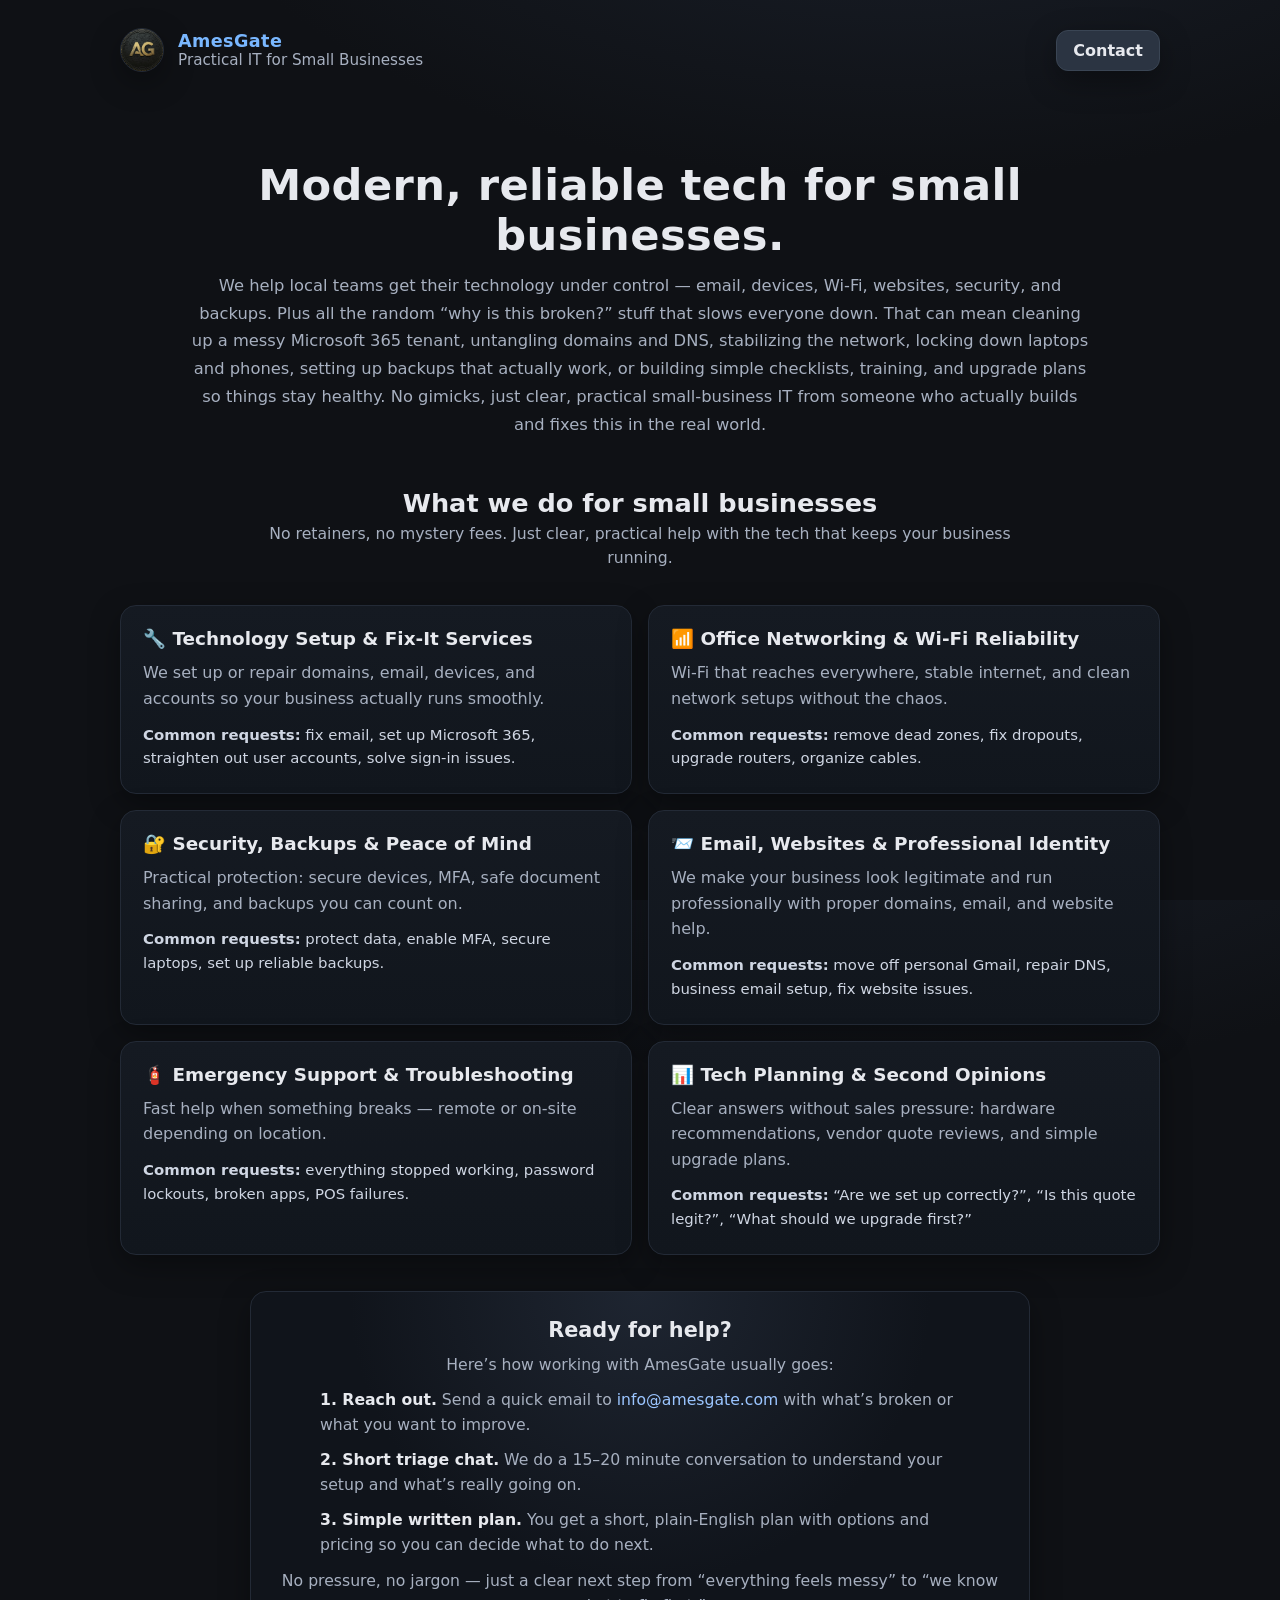
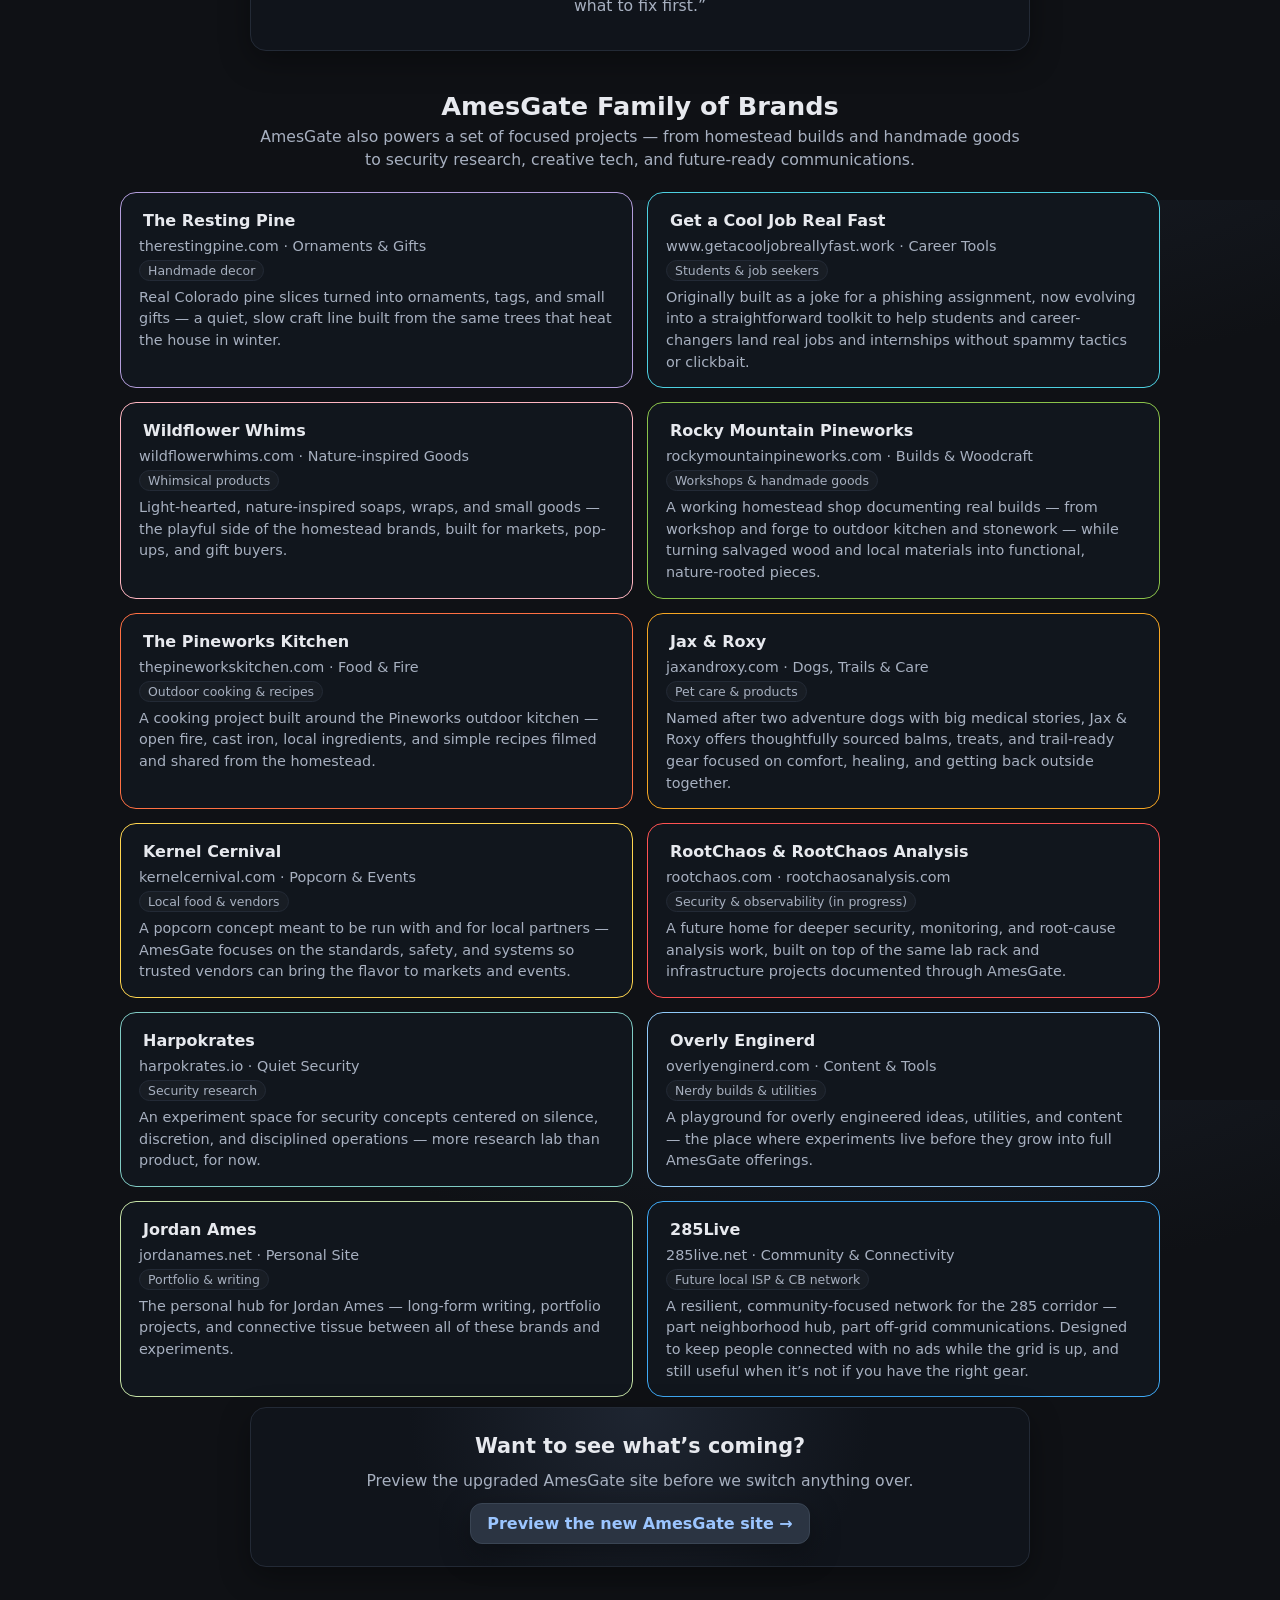
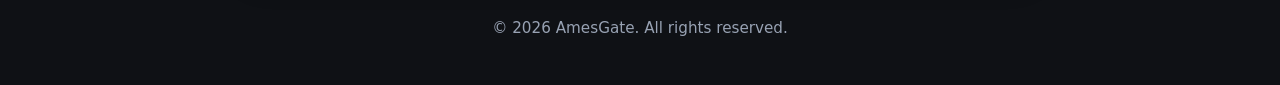
<file: index.html>
<!DOCTYPE html>
<html lang="en">
  <!-- Application Insights -->
  <script type="text/javascript">
    var sdkInstance="appInsightsSDK";window[sdkInstance]="appInsights";var aiName=window[sdkInstance],aisdk=window[aiName]||function(e){function n(e){t[e]=function(){var n=arguments;t.queue.push(function(){t[e].apply(t,n)})}}var t={config:e};t.initialize=!0;var i=document,a=window;setTimeout(function(){var n=i.createElement("script");n.src="https://az416426.vo.msecnd.net/scripts/b/ai.2.min.js",i.getElementsByTagName("head")[0].appendChild(n)});try{t.cookie=i.cookie}catch(e){}t.queue=[],t.version=2;for(var r=["trackEvent","trackPageView","trackException","trackTrace","trackDependencyData","flush"],o=0;o<r.length;o++)n(r[o]);return t}({ connectionString:"InstrumentationKey=79a5e827-b7b9-4ef0-8346-c3719dfacf19;IngestionEndpoint:https://centralus-2.in.applicationinsights.azure.com/;LiveEndpoint:https://centralus.livediagnostics.monitor.azure.com/;ApplicationId:3aaac8e1-3ff8-4c96-97d3-a62385437651" });window[aiName]=aisdk,aisdk.queue&&0===aisdk.queue.length&&aisdk.trackPageView({});
  </script>

<head>
  <meta charset="utf-8" />
  <meta name="viewport" content="width=device-width, initial-scale=1" />
  <title>AmesGate — Practical IT for Small Businesses</title>
  <meta name="description" content="AmesGate helps small businesses get their technology under control — email, domains, Wi-Fi, devices, backups, and everyday IT problems handled without corporate nonsense." />
  <meta property="og:title" content="AmesGate" />
  <meta property="og:description" content="Modern, reliable tech for small businesses — straightforward help with email, devices, Wi-Fi, websites, security, and everyday issues." />
  <meta property="og:type" content="website" />
  <meta property="og:url" content="https://www.amesgate.com/" />
  <meta name="theme-color" content="#0f1115" />
  <link rel="icon" href="/favicon.ico" />

  <style>
    :root{
      --bg:#0f1115;
      --bg2:#141821;
      --text:#e7e9ee;
      --muted:#a7b0c0;
      --accent:#e26d5c;   /* copper/red */
      --accent2:#7ec59b;  /* subtle growth green */
      --card:#151a22;
      --border:#232a36;
      --max:1080px;
      --radius:16px;
      --shadow:0 10px 30px rgba(0,0,0,.35);
    }
    *{box-sizing:border-box}
    html,body{
      margin:0;
      height:100%;
      background:
        radial-gradient(1200px 600px at 70% -20%, #1a202b 0%, var(--bg) 60%),
        linear-gradient(180deg, var(--bg) 0%, var(--bg2) 100%);
      color:var(--text);
      font-family:system-ui,-apple-system,Segoe UI,Roboto,Inter,Arial,sans-serif;
    }
    a{color:#79b7ff;text-decoration:none}
    a:hover{text-decoration:underline}
    .wrap{max-width:var(--max); margin:0 auto; padding:28px 20px}

    header{
      display:flex;
      align-items:center;
      justify-content:space-between;
      gap:16px;
    }
    .brand{display:flex; align-items:center; gap:14px; text-decoration:none}
    .logo{
      width:44px; height:44px; border-radius:999px;
      background:#111;
      border:1px solid var(--border);
      overflow:hidden;
      box-shadow:var(--shadow);
    }
    .logo img{
      width:100%;
      height:100%;
      object-fit:cover;
      display:block;
    }
    .name{font-weight:700; font-size:1.1rem; letter-spacing:.4px}
    .tag{color:var(--muted); font-size:.95rem}

    /* softer slate-grey button */
    .btn{
      display:inline-block; padding:10px 16px;
      border-radius:12px;
      background:#2b3442;
      color:#e7e9ee;
      font-weight:700;
      border:1px solid #3a4554;
      box-shadow:var(--shadow);
    }
    .btn:hover{
      filter:brightness(1.05);
    }

    /* HERO */
    .hero{
      padding:64px 0 40px;
    }
    .hero-inner{
      max-width:900px;
      margin:0 auto;
      text-align:center;
    }
    .hero h1{
      font-size:clamp(2.1rem,3.4vw,2.7rem);
      margin:24px 0 12px;
      letter-spacing:.4px;
      color:var(--text);
    }
    .hero p{
      margin:0;
      line-height:1.7;
      color:var(--muted);
      font-size:1.02rem;
    }

    /* SECTION TITLES */
    .section-title{
      font-size:1.6rem;
      margin:10px 0 4px;
      text-align:center;
    }
    .section-subtitle{
      max-width:780px;
      margin:0 auto 14px;
      text-align:center;
      color:var(--muted);
      line-height:1.5;
      font-size:.98rem;
    }

    /* CARDS / GRID */
    .grid{
      display:grid;
      gap:16px;
      grid-template-columns:repeat(12,1fr);
      margin:36px 0;
    }
    .card{
      grid-column: span 12;
      background:linear-gradient(180deg, var(--card), #11161d);
      border:1px solid var(--border);
      border-radius:var(--radius);
      padding:22px;
      box-shadow:var(--shadow);
    }
    .card h3{
      margin:0 0 10px;
      font-size:1.15rem;
    }
    .card p{
      margin:0;
      color:var(--muted);
      line-height:1.6;
    }
    .card .hint{
      margin-top:12px;
      font-size:.93rem;
      color:#cfd6e3;
    }
    .icon{font-weight:900; color:var(--accent)}

    /* READY FOR HELP STRIP */
    .contact-strip{
      margin:10px 0 40px;
      display:flex;
      justify-content:center;
    }
    .contact-card{
      max-width:780px;
      width:100%;
      padding:26px 26px 22px;
      border-radius:var(--radius);
      border:1px solid var(--border);
      background:radial-gradient(circle at top, #1e2531 0, #10141b 55%);
      box-shadow:var(--shadow);
      text-align:center;
    }
    .contact-card h3{
      margin:0 0 10px;
      font-size:1.3rem;
    }
    .contact-card p{
      margin:4px 0 10px;
      color:var(--muted);
      font-size:.98rem;
      line-height:1.6;
    }
    .contact-steps{
      text-align:left;
      margin:10px auto 8px;
      max-width:640px;
      font-size:.96rem;
      color:var(--muted);
    }
    .contact-steps strong{
      color:var(--text);
    }
    .contact-card a{
      color:#9bc5ff;
    }

    footer{
      margin:52px 0 20px;
      text-align:center;
      color:#98a2b3;
      font-size:.95rem;
    }

    /* FAMILY OF BRANDS */
    .brands{
      margin:40px 0 10px;
    }
    .brands-grid{
      display:grid;
      gap:14px;
      grid-template-columns:repeat(12,1fr);
      margin-top:20px;
    }
    .brand-card{
      grid-column:span 12;
      border-radius:var(--radius);
      border:1px solid var(--border);
      background:#11161d;
      padding:18px 18px 14px;
      display:block;
      color:inherit;
      text-decoration:none;
      transition:border-color 0.15s ease, transform 0.15s ease, box-shadow 0.15s ease;
    }
    .brand-card h4{
      margin:0 0 6px;
      font-size:1rem;
      margin-left:4px; /* slight indent */
    }
    /* subtle themed borders */
    .brand-285live{border-color:#3fa9f5;}
    .brand-jaxroxy{border-color:#f6a623;}
    .brand-pineworks{border-color:#8bc34a;}
    .brand-kitchen{border-color:#ff7043;}
    .brand-resting{border-color:#b39ddb;}
    .brand-wildflower{border-color:#ffb6c1;}
    .brand-getjob{border-color:#4dd0e1;}
    .brand-kernel{border-color:#ffd54f;}
    .brand-rootchaos{border-color:#ff5252;}
    .brand-harpokrates{border-color:#80cbc4;}
    .brand-enginerd{border-color:#90caf9;}
    .brand-jordan{border-color:#c5e1a5;}

    .brand-domain{
      font-size:.9rem;
      color:var(--muted);
      margin-bottom:6px;
      display:inline-block;
    }
    .brand-pill{
      display:inline-block;
      padding:2px 8px;
      border-radius:999px;
      font-size:.78rem;
      background:rgba(255,255,255,.03);
      border:1px solid var(--border);
      margin-bottom:6px;
      color:var(--muted);
    }
    .brand-card p{
      margin:0;
      font-size:.9rem;
      color:var(--muted);
      line-height:1.5;
    }
    .brand-card:hover{
      border-color:var(--accent);
      box-shadow:0 14px 34px rgba(0,0,0,.45);
      transform:translateY(-1px);
      text-decoration:none;
    }
    .brand-card:hover .brand-domain{
      color:var(--text);
    }
    .brand-card:hover .brand-pill{
      border-color:var(--accent);
      color:var(--text);
    }

    @media (min-width:760px){
      .card{grid-column: span 6}
      .brands-grid .brand-card{grid-column:span 6}
    }
  </style>
</head>

<body>
  <div class="wrap">
    <header>
      <a class="brand" href="/" aria-label="AmesGate home">
        <div class="logo" aria-hidden="true">
          <img src="images/logo_small.png" alt="AmesGate logo" />
        </div>
        <div>
          <div class="name">AmesGate</div>
          <div class="tag">Practical IT for Small Businesses</div>
        </div>
      </a>
      <a class="btn" href="/contact.html">Contact</a>
    </header>

    <!-- HERO -->
    <section class="hero" aria-labelledby="hero-title">
      <div class="hero-inner">
        <h1 id="hero-title">Modern, reliable tech for small businesses.</h1>
        <p>
          We help local teams get their technology under control — email, devices, Wi-Fi, websites,
          security, and backups. Plus all the random “why is this broken?” stuff that slows everyone
          down. That can mean cleaning up a messy Microsoft 365 tenant, untangling domains and DNS,
          stabilizing the network, locking down laptops and phones, setting up backups that actually
          work, or building simple checklists, training, and upgrade plans so things stay healthy.
          No gimicks, just clear, practical small-business IT from someone who
          actually builds and fixes this in the real world.
        </p>
      </div>
    </section>

    <!-- Small-business services -->
    <section id="services" aria-label="Small business services">
      <h2 class="section-title">What we do for small businesses</h2>
      <p class="section-subtitle">
        No retainers, no mystery fees. Just clear, practical help with the tech that keeps your business running.
      </p>

      <div class="grid">

        <article class="card">
          <h3><span class="icon">🔧</span> Technology Setup &amp; Fix-It Services</h3>
          <p>
            We set up or repair domains, email, devices, and accounts so your business actually runs smoothly.
          </p>
          <p class="hint">
            <strong>Common requests:</strong> fix email, set up Microsoft 365, straighten out user accounts, solve sign-in issues.
          </p>
        </article>

        <article class="card">
          <h3><span class="icon">📶</span> Office Networking &amp; Wi-Fi Reliability</h3>
          <p>
            Wi-Fi that reaches everywhere, stable internet, and clean network setups without the chaos.
          </p>
          <p class="hint">
            <strong>Common requests:</strong> remove dead zones, fix dropouts, upgrade routers, organize cables.
          </p>
        </article>

        <article class="card">
          <h3><span class="icon">🔐</span> Security, Backups &amp; Peace of Mind</h3>
          <p>
            Practical protection: secure devices, MFA, safe document sharing, and backups you can count on.
          </p>
          <p class="hint">
            <strong>Common requests:</strong> protect data, enable MFA, secure laptops, set up reliable backups.
          </p>
        </article>

        <article class="card">
          <h3><span class="icon">📨</span> Email, Websites &amp; Professional Identity</h3>
          <p>
            We make your business look legitimate and run professionally with proper domains, email, and website help.
          </p>
          <p class="hint">
            <strong>Common requests:</strong> move off personal Gmail, repair DNS, business email setup, fix website issues.
          </p>
        </article>

        <article class="card">
          <h3><span class="icon">🧯</span> Emergency Support &amp; Troubleshooting</h3>
          <p>
            Fast help when something breaks — remote or on-site depending on location.
          </p>
          <p class="hint">
            <strong>Common requests:</strong> everything stopped working, password lockouts, broken apps, POS failures.
          </p>
        </article>

        <article class="card">
          <h3><span class="icon">📊</span> Tech Planning &amp; Second Opinions</h3>
          <p>
            Clear answers without sales pressure: hardware recommendations, vendor quote reviews, and simple upgrade plans.
          </p>
          <p class="hint">
            <strong>Common requests:</strong> “Are we set up correctly?”, “Is this quote legit?”, “What should we upgrade first?”
          </p>
        </article>

      </div>
    </section>

    <!-- HOW IT WORKS / CONTACT STRIP -->
    <section class="contact-strip" aria-label="How it works">
      <div class="contact-card">
        <h3>Ready for help?</h3>
        <p>Here’s how working with AmesGate usually goes:</p>
        <div class="contact-steps">
          <p><strong>1. Reach out.</strong> Send a quick email to <a href="/contact.html">info@amesgate.com</a> with what’s broken or what you want to improve.</p>
          <p><strong>2. Short triage chat.</strong> We do a 15–20 minute conversation to understand your setup and what’s really going on.</p>
          <p><strong>3. Simple written plan.</strong> You get a short, plain-English plan with options and pricing so you can decide what to do next.</p>
        </div>
        <p>No pressure, no jargon — just a clear next step from “everything feels messy” to “we know what to fix first.”</p>
      </div>
    </section>

    <!-- AmesGate family of brands -->
    <section class="brands" aria-labelledby="brands-title">
      <h2 id="brands-title" class="section-title">AmesGate Family of Brands</h2>
      <p class="section-subtitle">
        AmesGate also powers a set of focused projects — from homestead builds and handmade goods
        to security research, creative tech, and future-ready communications.
      </p>

      <div class="brands-grid">

        <!-- 1. The Resting Pine -->
        <a class="brand-card brand-resting" href="https://therestingpine.com" target="_blank" rel="noopener">
          <h4>The Resting Pine</h4>
          <span class="brand-domain">therestingpine.com · Ornaments &amp; Gifts</span><br />
          <span class="brand-pill">Handmade decor</span>
          <p>
            Real Colorado pine slices turned into ornaments, tags, and small gifts — a quiet, slow
            craft line built from the same trees that heat the house in winter.
          </p>
        </a>

        <!-- 2. Get a Cool Job Real Fast -->
        <a class="brand-card brand-getjob" href="https://www.getacooljobreallyfast.work" target="_blank" rel="noopener">
          <h4>Get a Cool Job Real Fast</h4>
          <span class="brand-domain">www.getacooljobreallyfast.work · Career Tools</span><br />
          <span class="brand-pill">Students &amp; job seekers</span>
          <p>
            Originally built as a joke for a phishing assignment, now evolving into a straightforward
            toolkit to help students and career-changers land real jobs and internships without spammy
            tactics or clickbait.
          </p>
        </a>

        <!-- 3. Wildflower Whims -->
        <a class="brand-card brand-wildflower" href="https://wildflowerwhims.com" target="_blank" rel="noopener">
          <h4>Wildflower Whims</h4>
          <span class="brand-domain">wildflowerwhims.com · Nature-inspired Goods</span><br />
          <span class="brand-pill">Whimsical products</span>
          <p>
            Light-hearted, nature-inspired soaps, wraps, and small goods — the playful side of the
            homestead brands, built for markets, pop-ups, and gift buyers.
          </p>
        </a>

        <!-- 4. Rocky Mountain Pineworks -->
        <a class="brand-card brand-pineworks" href="https://rockymountainpineworks.com" target="_blank" rel="noopener">
          <h4>Rocky Mountain Pineworks</h4>
          <span class="brand-domain">rockymountainpineworks.com · Builds &amp; Woodcraft</span><br />
          <span class="brand-pill">Workshops &amp; handmade goods</span>
          <p>
            A working homestead shop documenting real builds — from workshop and forge to outdoor
            kitchen and stonework — while turning salvaged wood and local materials into functional,
            nature-rooted pieces.
          </p>
        </a>

        <!-- 5. The Pineworks Kitchen -->
        <a class="brand-card brand-kitchen" href="https://thepineworkskitchen.com" target="_blank" rel="noopener">
          <h4>The Pineworks Kitchen</h4>
          <span class="brand-domain">thepineworkskitchen.com · Food &amp; Fire</span><br />
          <span class="brand-pill">Outdoor cooking &amp; recipes</span>
          <p>
            A cooking project built around the Pineworks outdoor kitchen — open fire, cast iron,
            local ingredients, and simple recipes filmed and shared from the homestead.
          </p>
        </a>

        <!-- 6. Jax & Roxy -->
        <a class="brand-card brand-jaxroxy" href="https://jaxandroxy.com" target="_blank" rel="noopener">
          <h4>Jax &amp; Roxy</h4>
          <span class="brand-domain">jaxandroxy.com · Dogs, Trails &amp; Care</span><br />
          <span class="brand-pill">Pet care &amp; products</span>
          <p>
            Named after two adventure dogs with big medical stories, Jax &amp; Roxy offers
            thoughtfully sourced balms, treats, and trail-ready gear focused on comfort, healing,
            and getting back outside together.
          </p>
        </a>

        <!-- 7. Kernel Cernival -->
        <a class="brand-card brand-kernel" href="https://kernelcernival.com" target="_blank" rel="noopener">
          <h4>Kernel Cernival</h4>
          <span class="brand-domain">kernelcernival.com · Popcorn &amp; Events</span><br />
          <span class="brand-pill">Local food &amp; vendors</span>
          <p>
            A popcorn concept meant to be run with and for local partners — AmesGate focuses on the
            standards, safety, and systems so trusted vendors can bring the flavor to markets and events.
          </p>
        </a>

        <!-- 8. RootChaos & RootChaos Analysis -->
        <a class="brand-card brand-rootchaos" href="https://rootchaos.com" target="_blank" rel="noopener">
          <h4>RootChaos &amp; RootChaos Analysis</h4>
          <span class="brand-domain">rootchaos.com · rootchaosanalysis.com</span><br />
          <span class="brand-pill">Security &amp; observability (in progress)</span>
          <p>
            A future home for deeper security, monitoring, and root-cause analysis work, built on top of
            the same lab rack and infrastructure projects documented through AmesGate.
          </p>
        </a>

        <!-- 9. Harpokrates -->
        <a class="brand-card brand-harpokrates" href="https://harpokrates.io" target="_blank" rel="noopener">
          <h4>Harpokrates</h4>
          <span class="brand-domain">harpokrates.io · Quiet Security</span><br />
          <span class="brand-pill">Security research</span>
          <p>
            An experiment space for security concepts centered on silence, discretion, and disciplined
            operations — more research lab than product, for now.
          </p>
        </a>

        <!-- 10. Overly Enginerd -->
        <a class="brand-card brand-enginerd" href="https://overlyenginerd.com" target="_blank" rel="noopener">
          <h4>Overly Enginerd</h4>
          <span class="brand-domain">overlyenginerd.com · Content &amp; Tools</span><br />
          <span class="brand-pill">Nerdy builds &amp; utilities</span>
          <p>
            A playground for overly engineered ideas, utilities, and content — the place where experiments
            live before they grow into full AmesGate offerings.
          </p>
        </a>

        <!-- 11. Jordan Ames -->
        <a class="brand-card brand-jordan" href="https://jordanames.net" target="_blank" rel="noopener">
          <h4>Jordan Ames</h4>
          <span class="brand-domain">jordanames.net · Personal Site</span><br />
          <span class="brand-pill">Portfolio &amp; writing</span>
          <p>
            The personal hub for Jordan Ames — long-form writing, portfolio projects, and connective tissue
            between all of these brands and experiments.
          </p>
        </a>

        <!-- 12. 285Live (always last) -->
        <a class="brand-card brand-285live" href="https://285live.net" target="_blank" rel="noopener">
          <h4>285Live</h4>
          <span class="brand-domain">285live.net · Community &amp; Connectivity</span><br />
          <span class="brand-pill">Future local ISP &amp; CB network</span>
          <p>
            A resilient, community-focused network for the 285 corridor — part neighborhood hub,
            part off-grid communications. Designed to keep people connected with no ads while
            the grid is up, and still useful when it’s not if you have the right gear.
          </p>
        </a>

      </div>
    </section>
    <!-- FUTURE SITE PREVIEW -->
    <section class="contact-strip" aria-label="Preview new site">
      <div class="contact-card">
        <h3>Want to see what’s coming?</h3>
        <p>Preview the upgraded AmesGate site before we switch anything over.</p>
        <a class="btn" href="/future/">Preview the new AmesGate site →</a>
      </div>
    </section>
    <footer>
      © <span id="year"></span> AmesGate. All rights reserved.
    </footer>
  </div>

  <script>
    document.getElementById('year').textContent = new Date().getFullYear();
  </script>
</body>
</html>
</file>
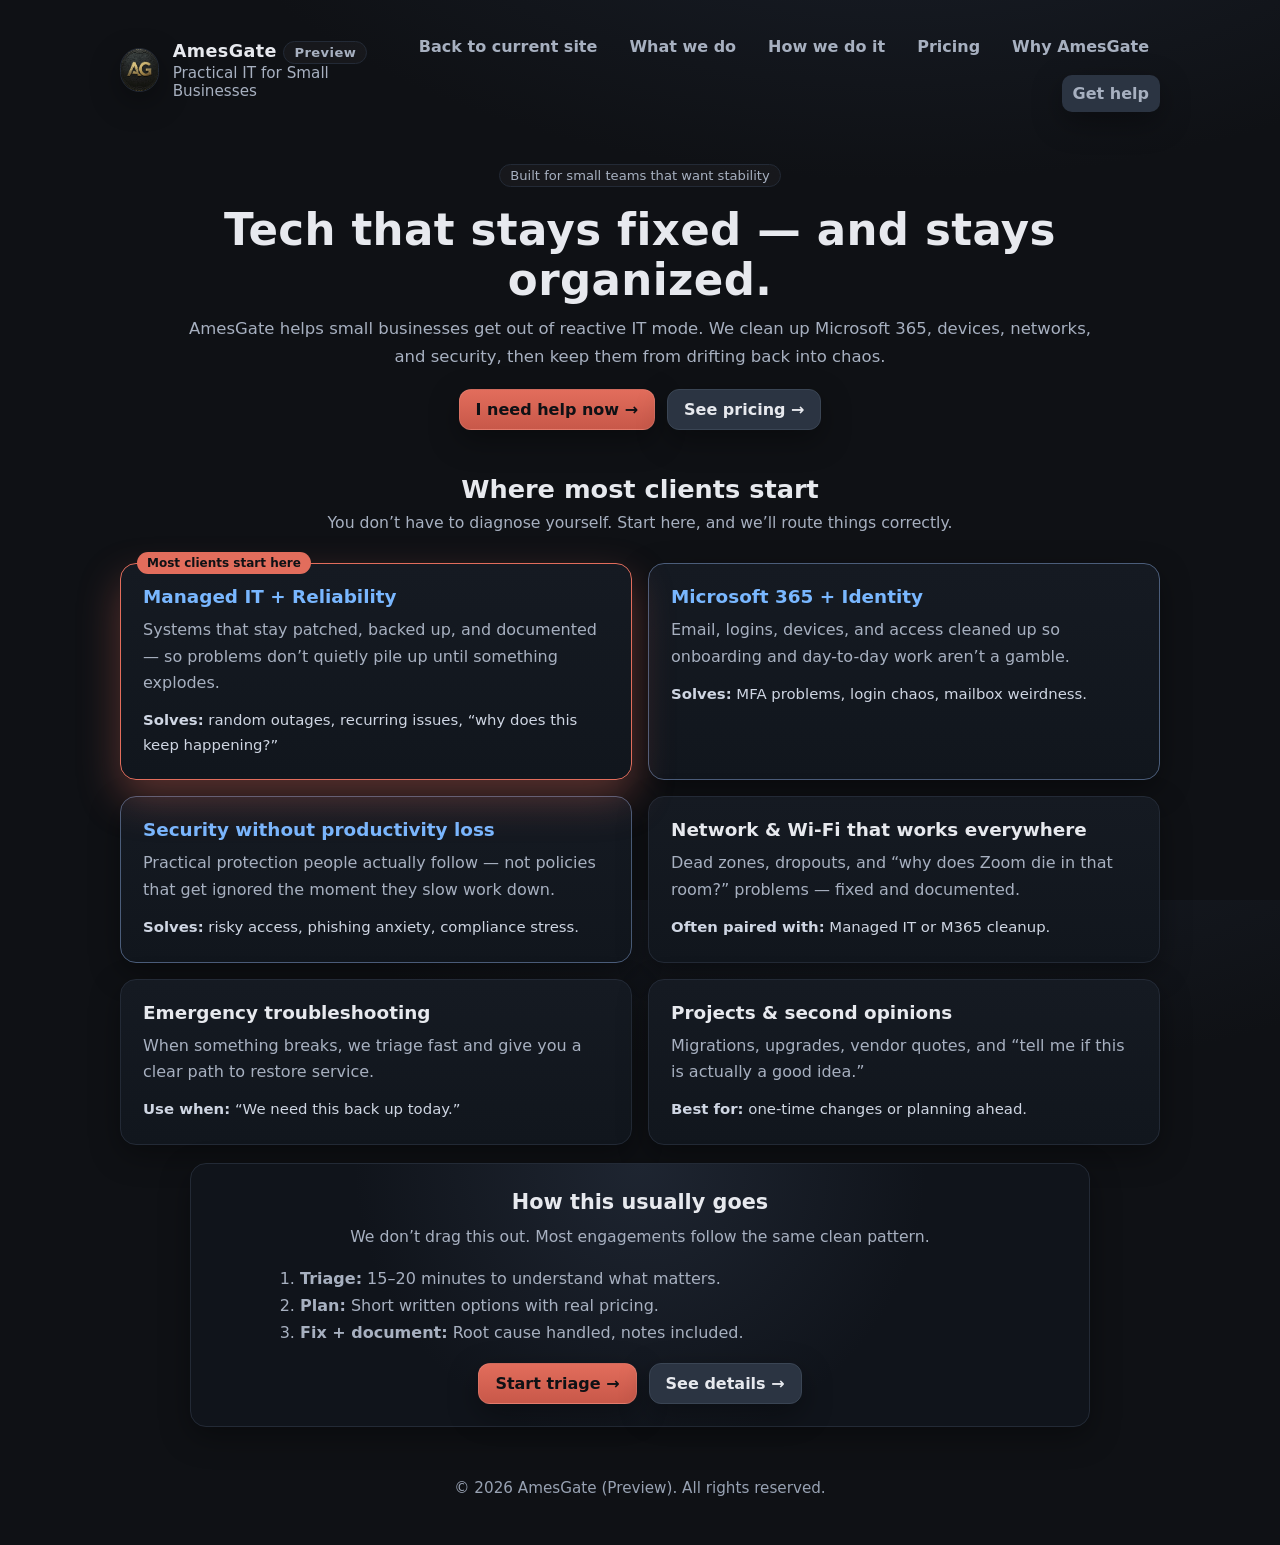
<file: future/index.html>
<!DOCTYPE html>
<html lang="en">
<head>
  <meta charset="utf-8" />
  <meta name="viewport" content="width=device-width, initial-scale=1" />
  <title>AmesGate (Preview) — Practical IT for Small Businesses</title>
  <meta name="description" content="Preview: Practical IT, Microsoft 365, security, and reliability for small businesses. Clear plans. Fixes that stick." />
  <meta name="theme-color" content="#0f1115" />
  <link rel="icon" href="/favicon.ico" />
  <link rel="stylesheet" href="/future/assets/site.css" />
</head>

<body>
  <div class="wrap">

    <!-- HEADER -->
    <header>
      <a class="brand" href="/future/" aria-label="AmesGate preview home">
        <div class="logo" aria-hidden="true">
          <img src="/images/logo_small.png" alt="AmesGate logo" />
        </div>
        <div>
          <div class="name">AmesGate <span class="kicker">Preview</span></div>
          <div class="tag">Practical IT for Small Businesses</div>
        </div>
      </a>

      <nav class="nav" aria-label="Primary navigation">
        <a href="/">Back to current site</a>
        <a href="/future/what-we-do.html">What we do</a>
        <a href="/future/how-we-do-it.html">How we do it</a>
        <a href="/future/pricing.html">Pricing</a>
        <a href="/future/why-amesgate.html">Why AmesGate</a>
        <a class="btn" href="/future/get-help-now.html">Get help</a>
      </nav>
    </header>

    <!-- HERO -->
    <section class="hero" aria-labelledby="hero-title">
      <div class="hero-inner">
        <span class="kicker">Built for small teams that want stability</span>
        <h1 id="hero-title">Tech that stays fixed — and stays organized.</h1>
        <p>
          AmesGate helps small businesses get out of reactive IT mode.
          We clean up Microsoft 365, devices, networks, and security,
          then keep them from drifting back into chaos.
        </p>
        <div class="hero-cta">
          <a class="btn btn-primary" href="/future/get-help-now.html">I need help now →</a>
          <a class="btn" href="/future/pricing.html">See pricing →</a>
        </div>
      </div>
    </section>

    <!-- SERVICE LANES -->
    <section aria-label="Service lanes">
      <h2 class="section-title">Where most clients start</h2>
      <p class="section-subtitle">
        You don’t have to diagnose yourself. Start here, and we’ll route things correctly.
      </p>

      <div class="grid">

        <!-- PRIMARY -->
        <a href="/future/get-help-now.html" class="card primary clickable">
          <h3>Managed IT + Reliability</h3>
          <p>
            Systems that stay patched, backed up, and documented —
            so problems don’t quietly pile up until something explodes.
          </p>
          <p class="hint">
            <strong>Solves:</strong> random outages, recurring issues, “why does this keep happening?”
          </p>
        </a>

        <!-- SECONDARY -->
        <a href="/future/what-we-do.html" class="card secondary clickable">
          <h3>Microsoft 365 + Identity</h3>
          <p>
            Email, logins, devices, and access cleaned up so onboarding
            and day-to-day work aren’t a gamble.
          </p>
          <p class="hint">
            <strong>Solves:</strong> MFA problems, login chaos, mailbox weirdness.
          </p>
        </a>

        <a href="/future/what-we-do.html" class="card secondary clickable">
          <h3>Security without productivity loss</h3>
          <p>
            Practical protection people actually follow —
            not policies that get ignored the moment they slow work down.
          </p>
          <p class="hint">
            <strong>Solves:</strong> risky access, phishing anxiety, compliance stress.
          </p>
        </a>

        <!-- SUPPORTING -->
        <div class="card">
          <h3>Network &amp; Wi-Fi that works everywhere</h3>
          <p>
            Dead zones, dropouts, and “why does Zoom die in that room?”
            problems — fixed and documented.
          </p>
          <p class="hint">
            <strong>Often paired with:</strong> Managed IT or M365 cleanup.
          </p>
        </div>

        <div class="card">
          <h3>Emergency troubleshooting</h3>
          <p>
            When something breaks, we triage fast and give you
            a clear path to restore service.
          </p>
          <p class="hint">
            <strong>Use when:</strong> “We need this back up today.”
          </p>
        </div>

        <div class="card">
          <h3>Projects &amp; second opinions</h3>
          <p>
            Migrations, upgrades, vendor quotes, and
            “tell me if this is actually a good idea.”
          </p>
          <p class="hint">
            <strong>Best for:</strong> one-time changes or planning ahead.
          </p>
        </div>

      </div>
    </section>

    <!-- PROCESS STRIP -->
    <section class="contact-strip" aria-label="Process summary">
      <div class="contact-card">
        <h3>How this usually goes</h3>
        <p>
          We don’t drag this out. Most engagements follow the same clean pattern.
        </p>
        <div style="max-width:760px;margin:0 auto;text-align:left;color:var(--muted);line-height:1.7;">
          <ol>
            <li><strong>Triage:</strong> 15–20 minutes to understand what matters.</li>
            <li><strong>Plan:</strong> Short written options with real pricing.</li>
            <li><strong>Fix + document:</strong> Root cause handled, notes included.</li>
          </ol>
        </div>
        <div class="hero-cta" style="margin-top:16px;">
          <a class="btn btn-primary" href="/future/get-help-now.html">Start triage →</a>
          <a class="btn" href="/future/how-we-do-it.html">See details →</a>
        </div>
      </div>
    </section>

    <!-- FOOTER -->
    <footer>
      © <span id="year"></span> AmesGate (Preview). All rights reserved.
    </footer>

  </div>

  <script src="/future/assets/site.js"></script>
</body>
</html>
</file>
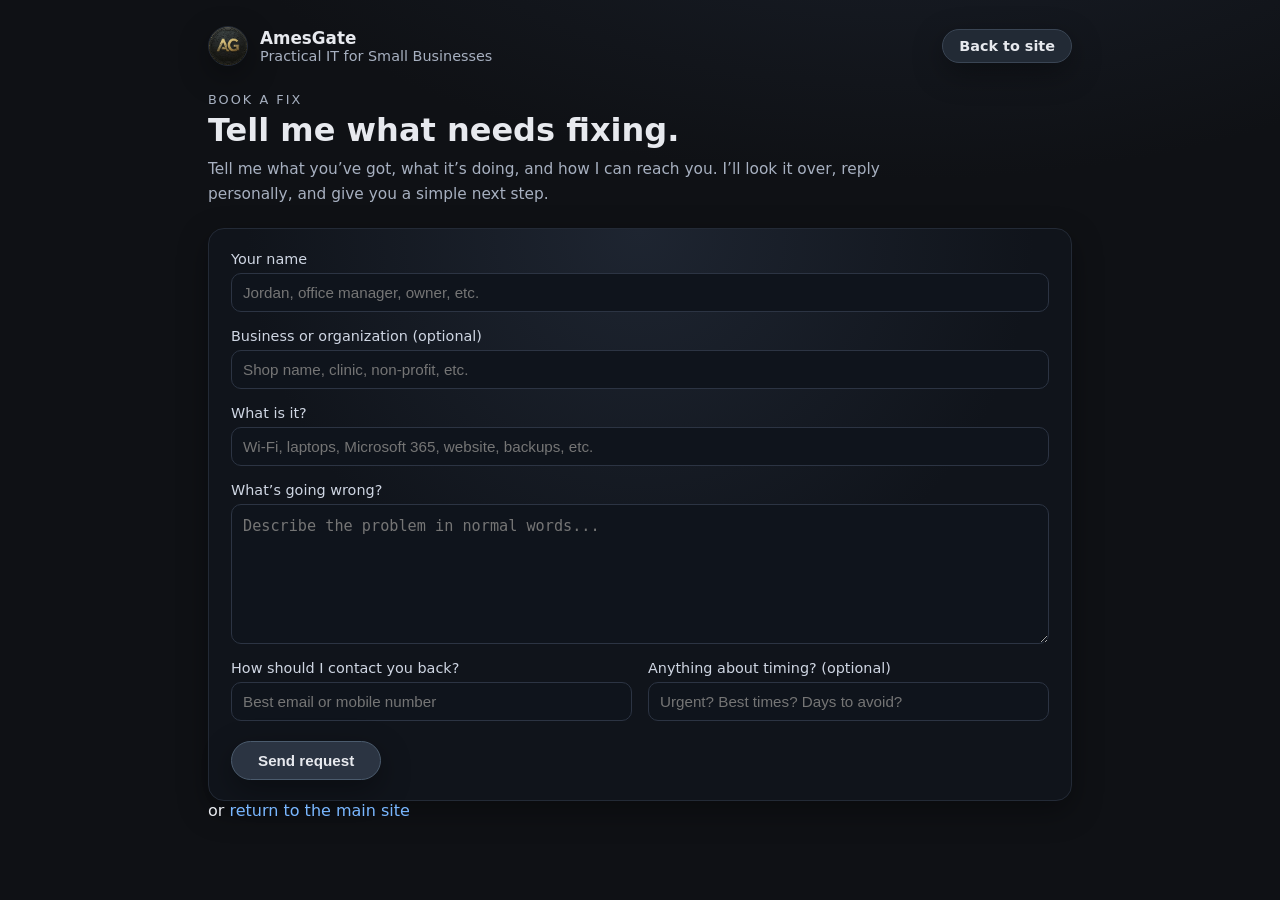
<file: contact.html>
<!DOCTYPE html>
<html lang="en">
  <!-- Application Insights -->
  <script type="text/javascript">
    var sdkInstance="appInsightsSDK";window[sdkInstance]="appInsights";var aiName=window[sdkInstance],aisdk=window[aiName]||function(e){function n(e){t[e]=function(){var n=arguments;t.queue.push(function(){t[e].apply(t,n)})}}var t={config:e};t.initialize=!0;var i=document,a=window;setTimeout(function(){var n=i.createElement("script");n.src="https://az416426.vo.msecnd.net/scripts/b/ai.2.min.js",i.getElementsByTagName("head")[0].appendChild(n)});try{t.cookie=i.cookie}catch(e){}t.queue=[],t.version=2;for(var r=["trackEvent","trackPageView","trackException","trackTrace","trackDependencyData","flush"],o=0;o<r.length;o++)n(r[o]);return t}({ connectionString:"InstrumentationKey=79a5e827-b7b9-4ef0-8346-c3719dfacf19;IngestionEndpoint:https://centralus-2.in.applicationinsights.azure.com/;LiveEndpoint:https://centralus.livediagnostics.monitor.azure.com/;ApplicationId:3aaac8e1-3ff8-4c96-97d3-a62385437651" });window[aiName]=aisdk,aisdk.queue&&0===aisdk.queue.length&&aisdk.trackPageView({});
  </script>

<head>
  <meta charset="utf-8" />
  <meta name="viewport" content="width=device-width, initial-scale=1" />

  <!-- IMPORTANT FIX: allow referer to be passed -->
  <meta name="referrer" content="origin">

  <title>Contact AmesGate — Book a Fix</title>
  <meta name="description" content="Tell AmesGate what’s broken, what feels messy, or what you’d like to improve. Get a simple, practical next step for your small-business IT." />
  <meta name="theme-color" content="#0f1115" />
  <link rel="icon" href="/favicon.ico" />

  <style>
    :root{
      --bg:#0f1115;
      --bg2:#141821;
      --text:#e7e9ee;
      --muted:#a7b0c0;
      --accent:#7ec59b;
      --card:#151a22;
      --border:#232a36;
      --radius:16px;
      --shadow:0 10px 30px rgba(0,0,0,.35);
      --max:900px;
    }
    *{box-sizing:border-box}
    html,body{
      margin:0;
      height:100%;
      background:
        radial-gradient(1200px 600px at 70% -20%, #1a202b 0%, var(--bg) 60%),
        linear-gradient(180deg, var(--bg) 0%, var(--bg2) 100%);
      color:var(--text);
      font-family:system-ui,-apple-system,Segoe UI,Roboto,Inter,Arial,sans-serif;
    }
    a{color:#79b7ff;text-decoration:none}
    a:hover{text-decoration:underline}
    .wrap{
      max-width:var(--max);
      margin:0 auto;
      padding:26px 18px 40px;
    }

    .topbar{
      display:flex;
      align-items:center;
      justify-content:space-between;
      gap:16px;
      margin-bottom:26px;
    }
    .brand-link{
      display:flex;
      align-items:center;
      gap:12px;
      color:inherit;
      text-decoration:none;
    }
    .logo{
      width:40px; height:40px; border-radius:999px;
      background:#111;
      border:1px solid var(--border);
      overflow:hidden;
      box-shadow:var(--shadow);
    }
    .logo img{
      display:block;
      width:100%; height:100%; object-fit:cover;
    }
    .brand-main{font-weight:700;font-size:1.05rem;}
    .brand-tag{font-size:.9rem;color:var(--muted);}
    .back-btn{
      padding:8px 16px;
      border-radius:999px;
      border:1px solid #3a4554;
      background:#222a35;
      color:var(--text);
      font-size:.9rem;
      font-weight:600;
      box-shadow:var(--shadow);
    }
    .back-btn:hover{filter:brightness(1.05);text-decoration:none;}

    .kicker{
      text-transform:uppercase;
      letter-spacing:.16em;
      font-size:.8rem;
      color:var(--muted);
      margin:6px 0 4px;
    }
    .page-title{
      font-size:2rem;
      margin:0 0 8px;
    }
    .page-intro{
      margin:0 0 22px;
      color:var(--muted);
      line-height:1.6;
      font-size:.96rem;
      max-width:720px;
    }

    .card{
      background:radial-gradient(circle at top, #1e2531 0, #10141b 55%);
      border-radius:var(--radius);
      border:1px solid var(--border);
      box-shadow:var(--shadow);
      padding:22px 22px 20px;
    }
    form{
      display:flex;
      flex-direction:column;
      gap:16px;
    }
    .field-group{display:flex;flex-direction:column;gap:6px;}
    label{font-size:.9rem;color:#cfd6e3;}
    input,textarea{
      width:100%;
      border-radius:10px;
      border:1px solid #2c3443;
      background:#0f141c;
      padding:10px 11px;
      color:var(--text);
      font-size:.95rem;
    }
    textarea{min-height:140px;resize:vertical;line-height:1.5;}

    .field-row{
      display:flex;
      flex-direction:column;
      gap:16px;
    }
    @media (min-width:720px){
      .field-row{flex-direction:row;}
      .field-row .field-group{flex:1;}
    }

    .submit-row{margin-top:4px;display:flex;justify-content:flex-start;}
    .primary-btn{
      padding:10px 26px;
      border-radius:999px;
      border:1px solid #4b5b6d;
      background:#2b3442;
      color:var(--text);
      font-weight:600;
      font-size:.95rem;
      cursor:pointer;
      box-shadow:var(--shadow);
    }
  </style>
</head>

<body>
  <div class="wrap">
    <div class="topbar">
      <a href="/" class="brand-link">
        <div class="logo" aria-hidden="true">
          <img src="images/logo_small.png" alt="AmesGate logo" />
        </div>
        <div>
          <div class="brand-main">AmesGate</div>
          <div class="brand-tag">Practical IT for Small Businesses</div>
        </div>
      </a>
      <a href="/" class="back-btn">Back to site</a>
    </div>

    <div class="kicker">Book a fix</div>
    <h1 class="page-title">Tell me what needs fixing.</h1>
    <p class="page-intro">
      Tell me what you’ve got, what it’s doing, and how I can reach you. I’ll look it over,
      reply personally, and give you a simple next step.
    </p>

    <div class="card">
      <form action="https://formsubmit.co/info@amesgate.com" method="POST">
        
        <!-- REQUIRED FIX: tell FormSubmit your real page URL -->
        <input type="hidden" name="_url" value="https://www.amesgate.com/contact.html">

        <!-- spam honeypot -->
        <input type="text" name="_honey" style="display:none">

        <!-- formsubmit settings -->
        <input type="hidden" name="_captcha" value="false">
        <input type="hidden" name="_subject" value="New AmesGate request from website">
        <input type="hidden" name="_next" value="https://www.amesgate.com/contact.html?sent=1">

        <div class="field-group">
          <label for="name">Your name</label>
          <input id="name" name="name" required placeholder="Jordan, office manager, owner, etc." />
        </div>

        <div class="field-group">
          <label for="business">Business or organization (optional)</label>
          <input id="business" name="business" placeholder="Shop name, clinic, non-profit, etc." />
        </div>

        <div class="field-group">
          <label for="what">What is it?</label>
          <input id="what" name="what" placeholder="Wi-Fi, laptops, Microsoft 365, website, backups, etc." />
        </div>

        <div class="field-group">
          <label for="details">What’s going wrong?</label>
          <textarea id="details" name="details" required placeholder="Describe the problem in normal words..."></textarea>
        </div>

        <div class="field-row">
          <div class="field-group">
            <label for="contact">How should I contact you back?</label>
            <input id="contact" name="contact" required placeholder="Best email or mobile number" />
          </div>

          <div class="field-group">
            <label for="timing">Anything about timing? (optional)</label>
            <input id="timing" name="timing" placeholder="Urgent? Best times? Days to avoid?" />
          </div>
        </div>

        <div class="submit-row">
          <button type="submit" class="primary-btn">Send request</button>
        </div>

      </form>
    </div>

    <div class="footer-link">
      or <a href="/">return to the main site</a>
    </div>
  </div>
</body>
</html>
</file>
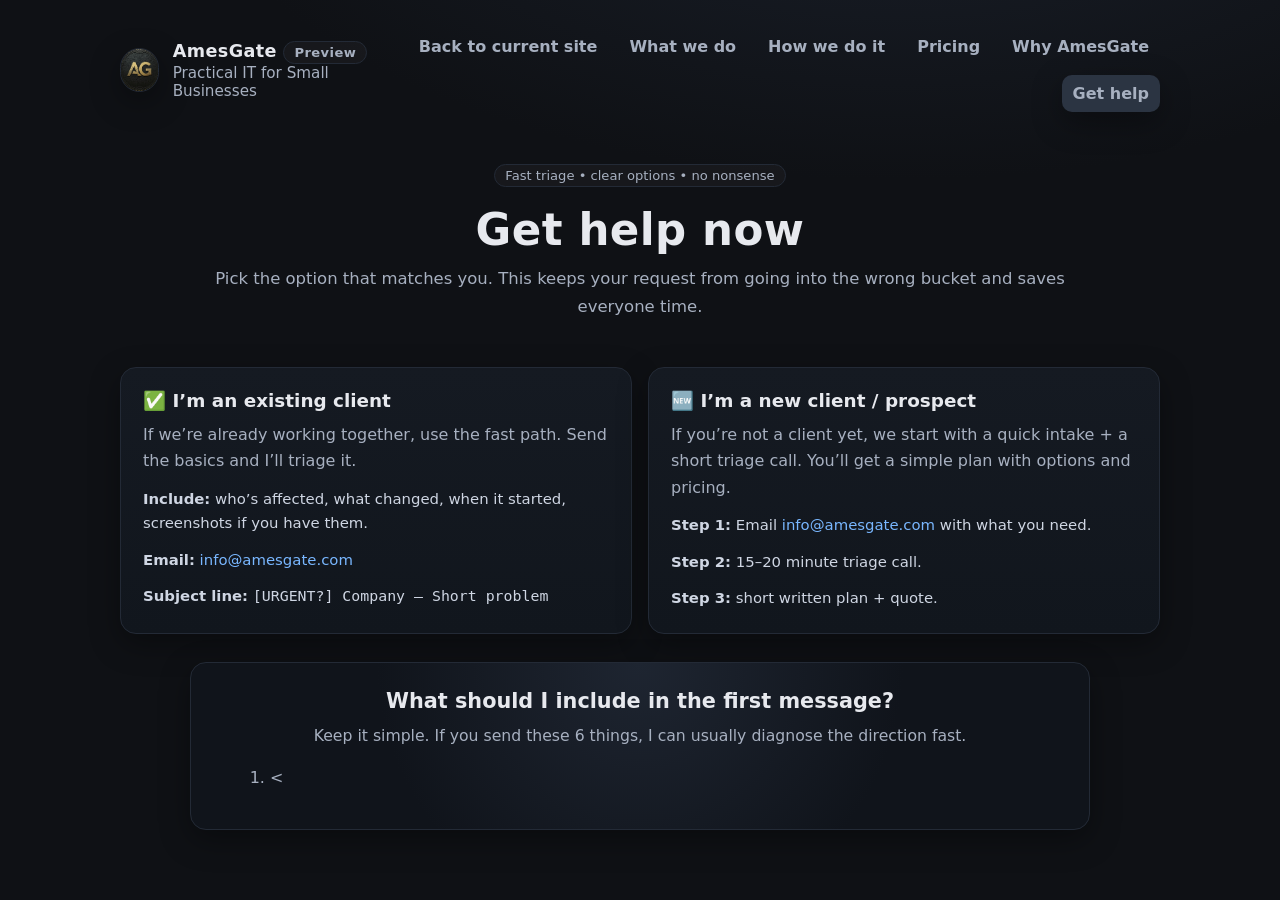
<file: future/get-help-now.html>
<!DOCTYPE html>
<html lang="en">
<head>
  <meta charset="utf-8" />
  <meta name="viewport" content="width=device-width, initial-scale=1" />
  <title>AmesGate (Preview) — Get Help Now</title>
  <meta name="description" content="Existing client or new client? Pick the right path and get help fast." />
  <meta name="theme-color" content="#0f1115" />
  <link rel="icon" href="/favicon.ico" />
  <link rel="stylesheet" href="/future/assets/site.css" />
</head>

<body>
  <div class="wrap">
    <header>
      <a class="brand" href="/future/" aria-label="AmesGate preview home">
        <div class="logo" aria-hidden="true">
          <img src="/images/logo_small.png" alt="AmesGate logo" />
        </div>
        <div>
          <div class="name">AmesGate <span class="kicker">Preview</span></div>
          <div class="tag">Practical IT for Small Businesses</div>
        </div>
      </a>

      <nav class="nav" aria-label="Primary navigation">
        <a href="/">Back to current site</a>
        <a href="/future/what-we-do.html">What we do</a>
        <a href="/future/how-we-do-it.html">How we do it</a>
        <a href="/future/pricing.html">Pricing</a>
        <a href="/future/why-amesgate.html">Why AmesGate</a>
        <a class="btn" href="/future/get-help-now.html">Get help</a>
      </nav>
    </header>

    <section class="hero" aria-labelledby="help-title">
      <div class="hero-inner">
        <span class="kicker">Fast triage • clear options • no nonsense</span>
        <h1 id="help-title">Get help now</h1>
        <p>
          Pick the option that matches you. This keeps your request from going into the wrong bucket and
          saves everyone time.
        </p>
      </div>
    </section>

    <section aria-label="Help options">
      <div class="split">
        <article class="card left">
          <h3>✅ I’m an existing client</h3>
          <p>
            If we’re already working together, use the fast path. Send the basics and I’ll triage it.
          </p>
          <p class="hint">
            <strong>Include:</strong> who’s affected, what changed, when it started, screenshots if you have them.
          </p>
          <p class="hint">
            <strong>Email:</strong> <a href="/contact.html">info@amesgate.com</a>
          </p>
          <p class="hint">
            <strong>Subject line:</strong> <code>[URGENT?] Company – Short problem</code>
          </p>
        </article>

        <article class="card right">
          <h3>🆕 I’m a new client / prospect</h3>
          <p>
            If you’re not a client yet, we start with a quick intake + a short triage call.
            You’ll get a simple plan with options and pricing.
          </p>
          <p class="hint">
            <strong>Step 1:</strong> Email <a href="/contact.html">info@amesgate.com</a> with what you need.
          </p>
          <p class="hint">
            <strong>Step 2:</strong> 15–20 minute triage call.
          </p>
          <p class="hint">
            <strong>Step 3:</strong> short written plan + quote.
          </p>
        </article>
      </div>

      <section class="contact-strip" aria-label="What to send">
        <div class="contact-card">
          <h3>What should I include in the first message?</h3>
          <p>
            Keep it simple. If you send these 6 things, I can usually diagnose the direction fast.
          </p>
          <div style="max-width:820px;margin:0 auto;text-align:left;color:var(--muted);line-height:1.7;">
            <ol>
              <li><
</file>
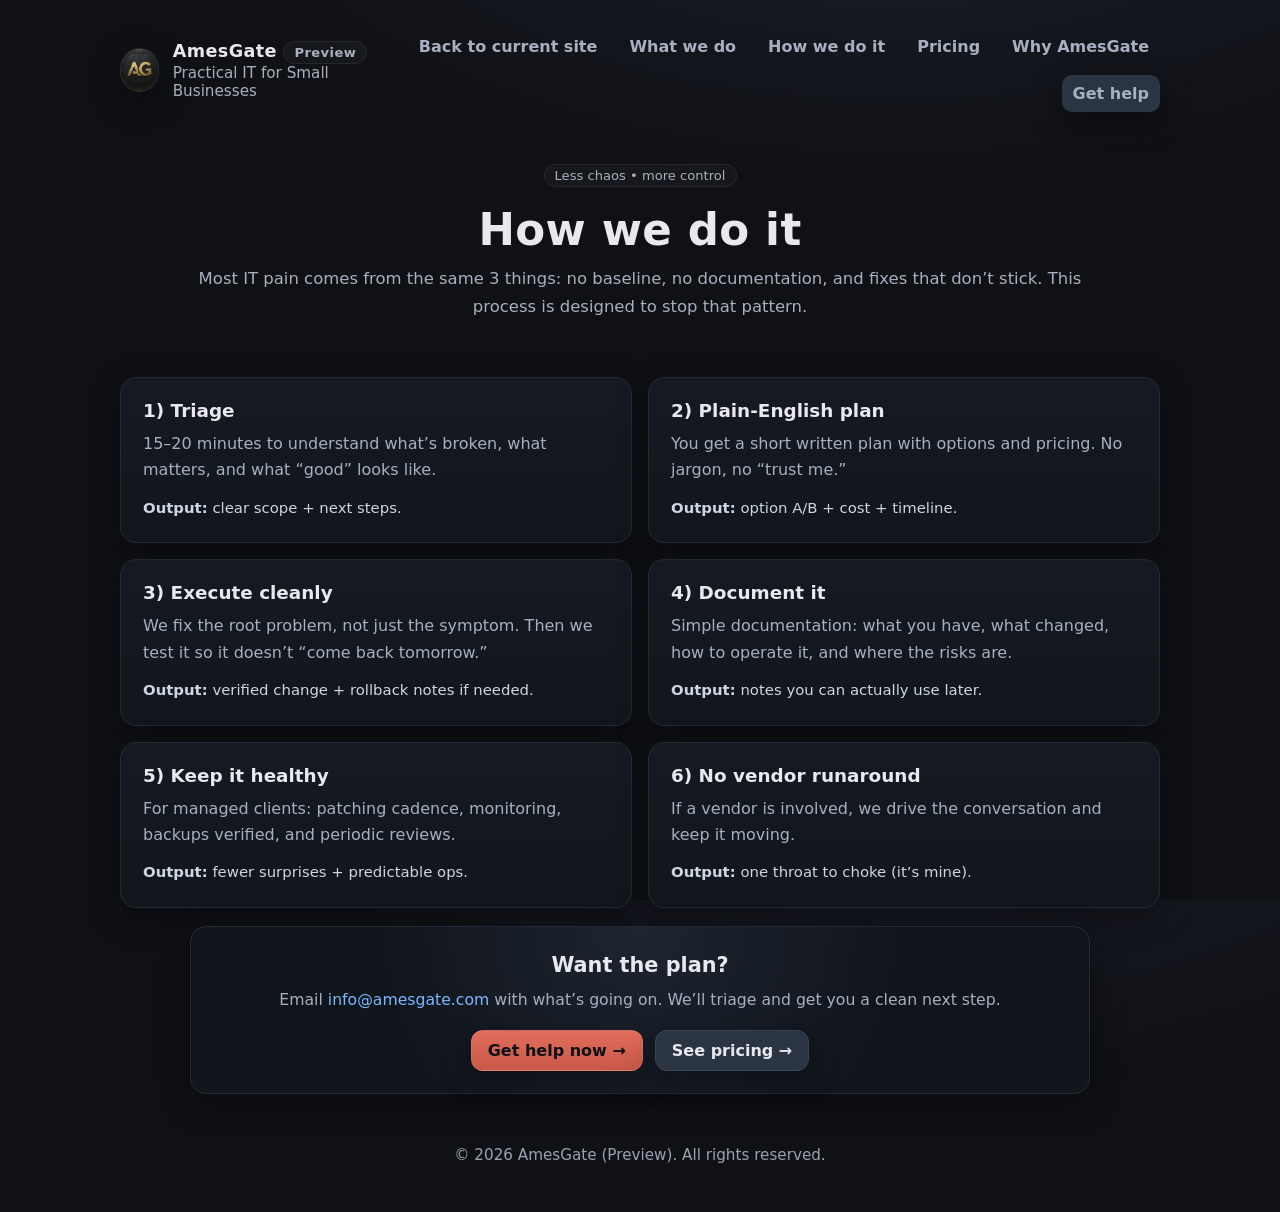
<file: future/how-we-do-it.html>
<!DOCTYPE html>
<html lang="en">
<head>
  <meta charset="utf-8" />
  <meta name="viewport" content="width=device-width, initial-scale=1" />
  <title>AmesGate (Preview) — How We Do It</title>
  <meta name="description" content="How AmesGate works: triage, plan, execution, and documentation so things stay fixed." />
  <meta name="theme-color" content="#0f1115" />
  <link rel="icon" href="/favicon.ico" />
  <link rel="stylesheet" href="/future/assets/site.css" />
</head>

<body>
  <div class="wrap">
    <header>
      <a class="brand" href="/future/" aria-label="AmesGate preview home">
        <div class="logo" aria-hidden="true">
          <img src="/images/logo_small.png" alt="AmesGate logo" />
        </div>
        <div>
          <div class="name">AmesGate <span class="kicker">Preview</span></div>
          <div class="tag">Practical IT for Small Businesses</div>
        </div>
      </a>

      <nav class="nav" aria-label="Primary navigation">
        <a href="/">Back to current site</a>
        <a href="/future/what-we-do.html">What we do</a>
        <a href="/future/how-we-do-it.html">How we do it</a>
        <a href="/future/pricing.html">Pricing</a>
        <a href="/future/why-amesgate.html">Why AmesGate</a>
        <a class="btn" href="/future/get-help-now.html">Get help</a>
      </nav>
    </header>

    <section class="hero" aria-labelledby="process-title">
      <div class="hero-inner">
        <span class="kicker">Less chaos • more control</span>
        <h1 id="process-title">How we do it</h1>
        <p>
          Most IT pain comes from the same 3 things: no baseline, no documentation, and fixes that don’t stick.
          This process is designed to stop that pattern.
        </p>
      </div>
    </section>

    <section aria-label="Process steps">
      <div class="grid">
        <article class="card">
          <h3>1) Triage</h3>
          <p>15–20 minutes to understand what’s broken, what matters, and what “good” looks like.</p>
          <p class="hint"><strong>Output:</strong> clear scope + next steps.</p>
        </article>

        <article class="card">
          <h3>2) Plain-English plan</h3>
          <p>You get a short written plan with options and pricing. No jargon, no “trust me.”</p>
          <p class="hint"><strong>Output:</strong> option A/B + cost + timeline.</p>
        </article>

        <article class="card">
          <h3>3) Execute cleanly</h3>
          <p>We fix the root problem, not just the symptom. Then we test it so it doesn’t “come back tomorrow.”</p>
          <p class="hint"><strong>Output:</strong> verified change + rollback notes if needed.</p>
        </article>

        <article class="card">
          <h3>4) Document it</h3>
          <p>Simple documentation: what you have, what changed, how to operate it, and where the risks are.</p>
          <p class="hint"><strong>Output:</strong> notes you can actually use later.</p>
        </article>

        <article class="card">
          <h3>5) Keep it healthy</h3>
          <p>For managed clients: patching cadence, monitoring, backups verified, and periodic reviews.</p>
          <p class="hint"><strong>Output:</strong> fewer surprises + predictable ops.</p>
        </article>

        <article class="card">
          <h3>6) No vendor runaround</h3>
          <p>If a vendor is involved, we drive the conversation and keep it moving.</p>
          <p class="hint"><strong>Output:</strong> one throat to choke (it’s mine).</p>
        </article>
      </div>
    </section>

    <section class="contact-strip" aria-label="Call to action">
      <div class="contact-card">
        <h3>Want the plan?</h3>
        <p>Email <a href="/contact.html">info@amesgate.com</a> with what’s going on. We’ll triage and get you a clean next step.</p>
        <div class="hero-cta">
          <a class="btn btn-primary" href="/future/get-help-now.html">Get help now →</a>
          <a class="btn" href="/future/pricing.html">See pricing →</a>
        </div>
      </div>
    </section>

    <footer>
      © <span id="year"></span> AmesGate (Preview). All rights reserved.
    </footer>
  </div>

  <script src="/future/assets/site.js"></script>
</body>
</html>
</file>
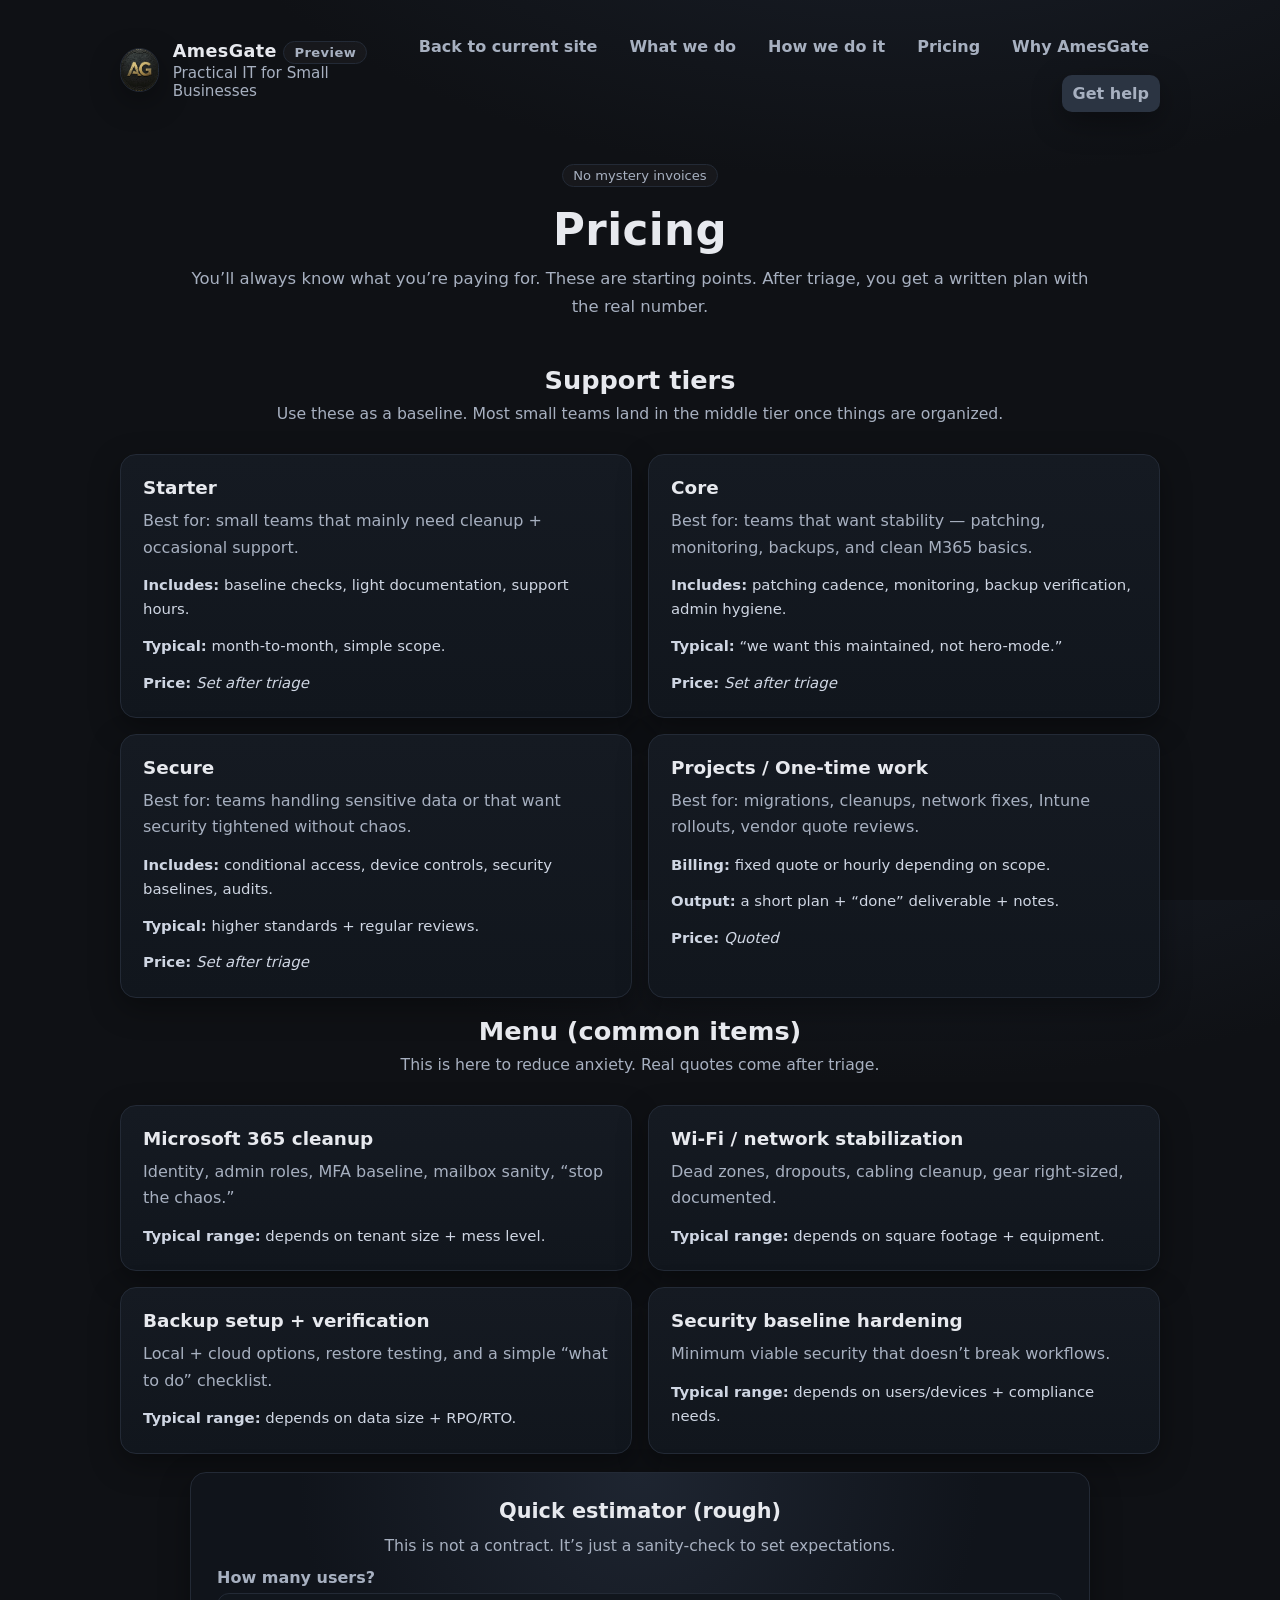
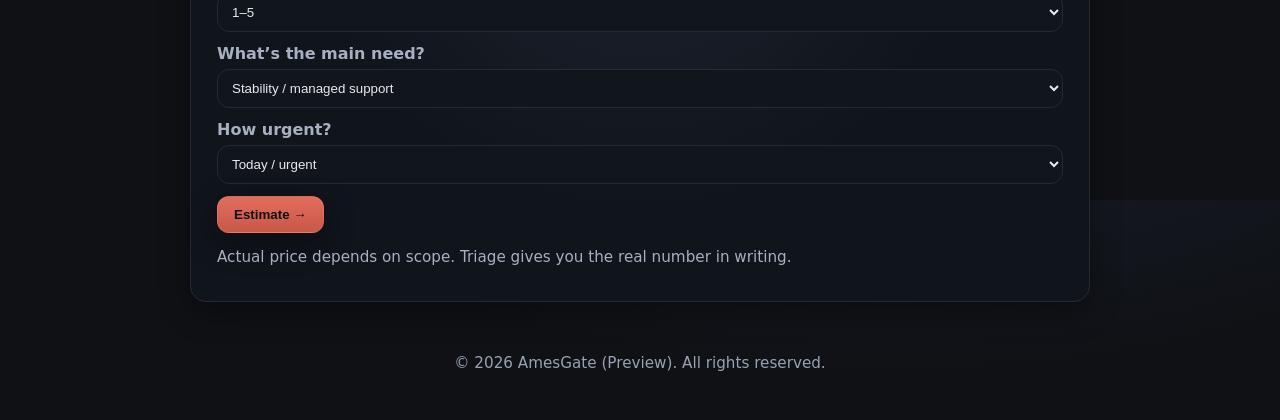
<file: future/pricing.html>
<!DOCTYPE html>
<html lang="en">
<head>
  <meta charset="utf-8" />
  <meta name="viewport" content="width=device-width, initial-scale=1" />
  <title>AmesGate (Preview) — Pricing</title>
  <meta name="description" content="Simple, transparent pricing: support tiers plus a menu for projects and add-ons." />
  <meta name="theme-color" content="#0f1115" />
  <link rel="icon" href="/favicon.ico" />
  <link rel="stylesheet" href="/future/assets/site.css" />
</head>

<body>
  <div class="wrap">
    <header>
      <a class="brand" href="/future/" aria-label="AmesGate preview home">
        <div class="logo" aria-hidden="true">
          <img src="/images/logo_small.png" alt="AmesGate logo" />
        </div>
        <div>
          <div class="name">AmesGate <span class="kicker">Preview</span></div>
          <div class="tag">Practical IT for Small Businesses</div>
        </div>
      </a>

      <nav class="nav" aria-label="Primary navigation">
        <a href="/">Back to current site</a>
        <a href="/future/what-we-do.html">What we do</a>
        <a href="/future/how-we-do-it.html">How we do it</a>
        <a href="/future/pricing.html">Pricing</a>
        <a href="/future/why-amesgate.html">Why AmesGate</a>
        <a class="btn" href="/future/get-help-now.html">Get help</a>
      </nav>
    </header>

    <section class="hero" aria-labelledby="pricing-title">
      <div class="hero-inner">
        <span class="kicker">No mystery invoices</span>
        <h1 id="pricing-title">Pricing</h1>
        <p>
          You’ll always know what you’re paying for. These are starting points.
          After triage, you get a written plan with the real number.
        </p>
      </div>
    </section>

    <section aria-label="Plans">
      <h2 class="section-title">Support tiers</h2>
      <p class="section-subtitle">
        Use these as a baseline. Most small teams land in the middle tier once things are organized.
      </p>

      <div class="grid">
        <article class="card">
          <h3>Starter</h3>
          <p>Best for: small teams that mainly need cleanup + occasional support.</p>
          <p class="hint"><strong>Includes:</strong> baseline checks, light documentation, support hours.</p>
          <p class="hint"><strong>Typical:</strong> month-to-month, simple scope.</p>
          <p class="hint"><strong>Price:</strong> <em>Set after triage</em></p>
        </article>

        <article class="card">
          <h3>Core</h3>
          <p>Best for: teams that want stability — patching, monitoring, backups, and clean M365 basics.</p>
          <p class="hint"><strong>Includes:</strong> patching cadence, monitoring, backup verification, admin hygiene.</p>
          <p class="hint"><strong>Typical:</strong> “we want this maintained, not hero-mode.”</p>
          <p class="hint"><strong>Price:</strong> <em>Set after triage</em></p>
        </article>

        <article class="card">
          <h3>Secure</h3>
          <p>Best for: teams handling sensitive data or that want security tightened without chaos.</p>
          <p class="hint"><strong>Includes:</strong> conditional access, device controls, security baselines, audits.</p>
          <p class="hint"><strong>Typical:</strong> higher standards + regular reviews.</p>
          <p class="hint"><strong>Price:</strong> <em>Set after triage</em></p>
        </article>

        <article class="card">
          <h3>Projects / One-time work</h3>
          <p>Best for: migrations, cleanups, network fixes, Intune rollouts, vendor quote reviews.</p>
          <p class="hint"><strong>Billing:</strong> fixed quote or hourly depending on scope.</p>
          <p class="hint"><strong>Output:</strong> a short plan + “done” deliverable + notes.</p>
          <p class="hint"><strong>Price:</strong> <em>Quoted</em></p>
        </article>
      </div>
    </section>

    <section aria-label="Menu pricing">
      <h2 class="section-title">Menu (common items)</h2>
      <p class="section-subtitle">
        This is here to reduce anxiety. Real quotes come after triage.
      </p>

      <div class="grid">
        <article class="card">
          <h3>Microsoft 365 cleanup</h3>
          <p>Identity, admin roles, MFA baseline, mailbox sanity, “stop the chaos.”</p>
          <p class="hint"><strong>Typical range:</strong> depends on tenant size + mess level.</p>
        </article>

        <article class="card">
          <h3>Wi-Fi / network stabilization</h3>
          <p>Dead zones, dropouts, cabling cleanup, gear right-sized, documented.</p>
          <p class="hint"><strong>Typical range:</strong> depends on square footage + equipment.</p>
        </article>

        <article class="card">
          <h3>Backup setup + verification</h3>
          <p>Local + cloud options, restore testing, and a simple “what to do” checklist.</p>
          <p class="hint"><strong>Typical range:</strong> depends on data size + RPO/RTO.</p>
        </article>

        <article class="card">
          <h3>Security baseline hardening</h3>
          <p>Minimum viable security that doesn’t break workflows.</p>
          <p class="hint"><strong>Typical range:</strong> depends on users/devices + compliance needs.</p>
        </article>
      </div>
    </section>

    <section class="contact-strip" aria-label="Estimator">
      <div class="contact-card">
        <h3>Quick estimator (rough)</h3>
        <p>This is not a contract. It’s just a sanity-check to set expectations.</p>

        <div style="max-width:860px;margin:0 auto;text-align:left;color:var(--muted);">
          <label><strong>How many users?</strong></label><br/>
          <select id="users" style="width:100%;padding:10px;border-radius:12px;border:1px solid var(--border);background:#11161d;color:var(--text);margin:6px 0 12px;">
            <option value="1-5">1–5</option>
            <option value="6-15">6–15</option>
            <option value="16-30">16–30</option>
            <option value="31+">31+</option>
          </select>

          <label><strong>What’s the main need?</strong></label><br/>
          <select id="need" style="width:100%;padding:10px;border-radius:12px;border:1px solid var(--border);background:#11161d;color:var(--text);margin:6px 0 12px;">
            <option value="stability">Stability / managed support</option>
            <option value="m365">Microsoft 365 cleanup / Intune</option>
            <option value="network">Network / Wi-Fi issues</option>
            <option value="security">Security hardening</option>
            <option value="project">One-time project</option>
          </select>

          <label><strong>How urgent?</strong></label><br/>
          <select id="urgency" style="width:100%;padding:10px;border-radius:12px;border:1px solid var(--border);background:#11161d;color:var(--text);margin:6px 0 12px;">
            <option value="today">Today / urgent</option>
            <option value="week">This week</option>
            <option value="month">This month</option>
            <option value="whenever">Whenever</option>
          </select>

          <button class="btn btn-primary" id="calc" type="button">Estimate →</button>

          <div id="result" style="margin-top:12px;color:var(--text);"></div>
          <p style="margin-top:10px;color:var(--muted);font-size:.95rem;">
            Actual price depends on scope. Triage gives you the real number in writing.
          </p>
        </div>
      </div>
    </section>

    <footer>
      © <span id="year"></span> AmesGate (Preview). All rights reserved.
    </footer>
  </div>

  <script src="/future/assets/site.js"></script>
  <script>
    (function(){
      const calc = document.getElementById('calc');
      const result = document.getElementById('result');

      function estimate(users, need, urgency){
        // intentionally rough ranges; you’ll tune real numbers later.
        const userFactor = { "1-5": 1, "6-15": 2, "16-30": 3, "31+": 4 }[users] || 2;
        const needFactor = { stability: 2, m365: 2.5, network: 2.25, security: 3, project: 2 }[need] || 2;
        const urgencyFactor = { today: 1.5, week: 1.25, month: 1.0, whenever: 0.9 }[urgency] || 1.0;

        const low = Math.round(250 * userFactor * needFactor * urgencyFactor);
        const high = Math.round(550 * userFactor * needFactor * urgencyFactor);

        return { low, high };
      }

      calc.addEventListener('click', function(){
        const users = document.getElementById('users').value;
        const need = document.getElementById('need').value;
        const urgency = document.getElementById('urgency').value;
        const r = estimate(users, need, urgency);

        result.innerHTML =
          "<strong>Rough range:</strong> $" + r.low.toLocaleString() + " – $" + r.high.toLocaleString() +
          "<br/><span style='color:var(--muted)'>Next step: email <a href=\"/contact.html\">info@amesgate.com</a> and we’ll triage + quote it cleanly.</span>";
      });
    })();
  </script>
</body>
</html>
</file>
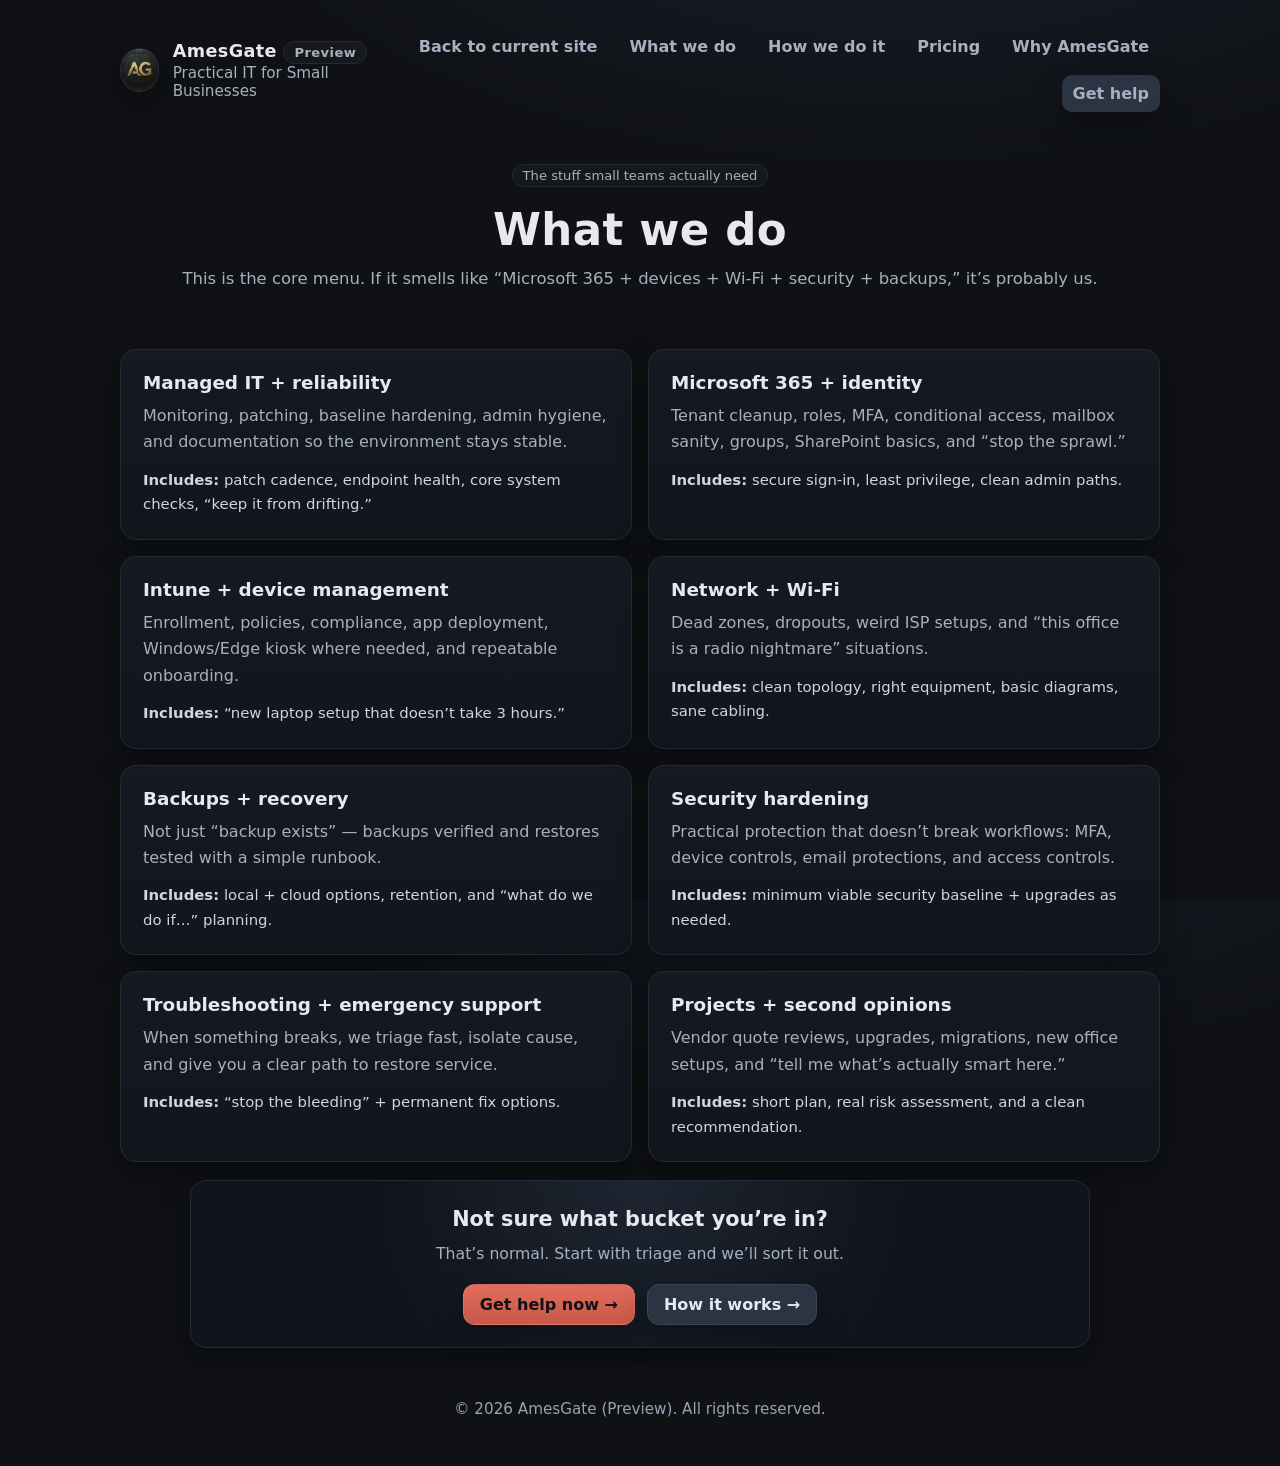
<file: future/what-we-do.html>
<!DOCTYPE html>
<html lang="en">
<head>
  <meta charset="utf-8" />
  <meta name="viewport" content="width=device-width, initial-scale=1" />
  <title>AmesGate (Preview) — What We Do</title>
  <meta name="description" content="Managed IT, Microsoft 365/Intune, security, networks, backups, and practical troubleshooting." />
  <meta name="theme-color" content="#0f1115" />
  <link rel="icon" href="/favicon.ico" />
  <link rel="stylesheet" href="/future/assets/site.css" />
</head>

<body>
  <div class="wrap">
    <header>
      <a class="brand" href="/future/" aria-label="AmesGate preview home">
        <div class="logo" aria-hidden="true">
          <img src="/images/logo_small.png" alt="AmesGate logo" />
        </div>
        <div>
          <div class="name">AmesGate <span class="kicker">Preview</span></div>
          <div class="tag">Practical IT for Small Businesses</div>
        </div>
      </a>

      <nav class="nav" aria-label="Primary navigation">
        <a href="/">Back to current site</a>
        <a href="/future/what-we-do.html">What we do</a>
        <a href="/future/how-we-do-it.html">How we do it</a>
        <a href="/future/pricing.html">Pricing</a>
        <a href="/future/why-amesgate.html">Why AmesGate</a>
        <a class="btn" href="/future/get-help-now.html">Get help</a>
      </nav>
    </header>

    <section class="hero" aria-labelledby="services-title">
      <div class="hero-inner">
        <span class="kicker">The stuff small teams actually need</span>
        <h1 id="services-title">What we do</h1>
        <p>
          This is the core menu. If it smells like “Microsoft 365 + devices + Wi-Fi + security + backups,” it’s probably us.
        </p>
      </div>
    </section>

    <section aria-label="Service list">
      <div class="grid">
        <article class="card">
          <h3>Managed IT + reliability</h3>
          <p>Monitoring, patching, baseline hardening, admin hygiene, and documentation so the environment stays stable.</p>
          <p class="hint"><strong>Includes:</strong> patch cadence, endpoint health, core system checks, “keep it from drifting.”</p>
        </article>

        <article class="card">
          <h3>Microsoft 365 + identity</h3>
          <p>Tenant cleanup, roles, MFA, conditional access, mailbox sanity, groups, SharePoint basics, and “stop the sprawl.”</p>
          <p class="hint"><strong>Includes:</strong> secure sign-in, least privilege, clean admin paths.</p>
        </article>

        <article class="card">
          <h3>Intune + device management</h3>
          <p>Enrollment, policies, compliance, app deployment, Windows/Edge kiosk where needed, and repeatable onboarding.</p>
          <p class="hint"><strong>Includes:</strong> “new laptop setup that doesn’t take 3 hours.”</p>
        </article>

        <article class="card">
          <h3>Network + Wi-Fi</h3>
          <p>Dead zones, dropouts, weird ISP setups, and “this office is a radio nightmare” situations.</p>
          <p class="hint"><strong>Includes:</strong> clean topology, right equipment, basic diagrams, sane cabling.</p>
        </article>

        <article class="card">
          <h3>Backups + recovery</h3>
          <p>Not just “backup exists” — backups verified and restores tested with a simple runbook.</p>
          <p class="hint"><strong>Includes:</strong> local + cloud options, retention, and “what do we do if…” planning.</p>
        </article>

        <article class="card">
          <h3>Security hardening</h3>
          <p>Practical protection that doesn’t break workflows: MFA, device controls, email protections, and access controls.</p>
          <p class="hint"><strong>Includes:</strong> minimum viable security baseline + upgrades as needed.</p>
        </article>

        <article class="card">
          <h3>Troubleshooting + emergency support</h3>
          <p>When something breaks, we triage fast, isolate cause, and give you a clear path to restore service.</p>
          <p class="hint"><strong>Includes:</strong> “stop the bleeding” + permanent fix options.</p>
        </article>

        <article class="card">
          <h3>Projects + second opinions</h3>
          <p>Vendor quote reviews, upgrades, migrations, new office setups, and “tell me what’s actually smart here.”</p>
          <p class="hint"><strong>Includes:</strong> short plan, real risk assessment, and a clean recommendation.</p>
        </article>
      </div>
    </section>

    <section class="contact-strip" aria-label="Next step">
      <div class="contact-card">
        <h3>Not sure what bucket you’re in?</h3>
        <p>That’s normal. Start with triage and we’ll sort it out.</p>
        <div class="hero-cta">
          <a class="btn btn-primary" href="/future/get-help-now.html">Get help now →</a>
          <a class="btn" href="/future/how-we-do-it.html">How it works →</a>
        </div>
      </div>
    </section>

    <footer>
      © <span id="year"></span> AmesGate (Preview). All rights reserved.
    </footer>
  </div>

  <script src="/future/assets/site.js"></script>
</body>
</html>
</file>
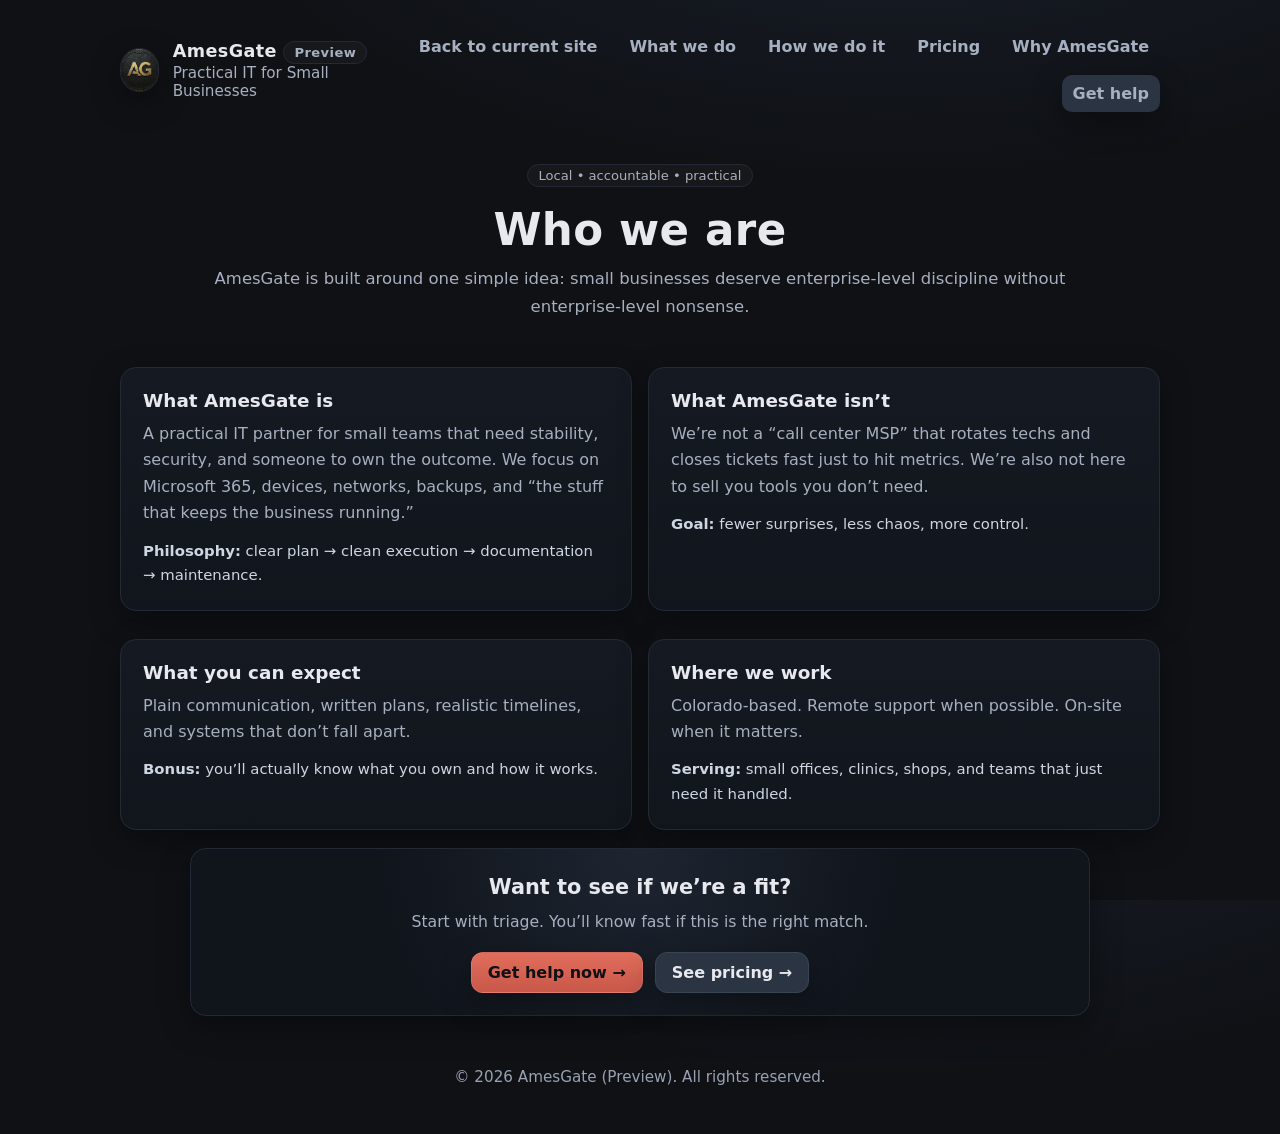
<file: future/who-we-are.html>
<!DOCTYPE html>
<html lang="en">
<head>
  <meta charset="utf-8" />
  <meta name="viewport" content="width=device-width, initial-scale=1" />
  <title>AmesGate (Preview) — Who We Are</title>
  <meta name="description" content="AmesGate is a practical IT shop focused on reliability, security, and clear communication for small businesses." />
  <meta name="theme-color" content="#0f1115" />
  <link rel="icon" href="/favicon.ico" />
  <link rel="stylesheet" href="/future/assets/site.css" />
</head>

<body>
  <div class="wrap">
    <header>
      <a class="brand" href="/future/" aria-label="AmesGate preview home">
        <div class="logo" aria-hidden="true">
          <img src="/images/logo_small.png" alt="AmesGate logo" />
        </div>
        <div>
          <div class="name">AmesGate <span class="kicker">Preview</span></div>
          <div class="tag">Practical IT for Small Businesses</div>
        </div>
      </a>

      <nav class="nav" aria-label="Primary navigation">
        <a href="/">Back to current site</a>
        <a href="/future/what-we-do.html">What we do</a>
        <a href="/future/how-we-do-it.html">How we do it</a>
        <a href="/future/pricing.html">Pricing</a>
        <a href="/future/why-amesgate.html">Why AmesGate</a>
        <a class="btn" href="/future/get-help-now.html">Get help</a>
      </nav>
    </header>

    <section class="hero" aria-labelledby="who-title">
      <div class="hero-inner">
        <span class="kicker">Local • accountable • practical</span>
        <h1 id="who-title">Who we are</h1>
        <p>
          AmesGate is built around one simple idea: small businesses deserve enterprise-level discipline
          without enterprise-level nonsense.
        </p>
      </div>
    </section>

    <section aria-label="About">
      <div class="split">
        <article class="card left">
          <h3>What AmesGate is</h3>
          <p>
            A practical IT partner for small teams that need stability, security, and someone to own the outcome.
            We focus on Microsoft 365, devices, networks, backups, and “the stuff that keeps the business running.”
          </p>
          <p class="hint"><strong>Philosophy:</strong> clear plan → clean execution → documentation → maintenance.</p>
        </article>

        <article class="card right">
          <h3>What AmesGate isn’t</h3>
          <p>
            We’re not a “call center MSP” that rotates techs and closes tickets fast just to hit metrics.
            We’re also not here to sell you tools you don’t need.
          </p>
          <p class="hint"><strong>Goal:</strong> fewer surprises, less chaos, more control.</p>
        </article>
      </div>

      <div class="grid">
        <article class="card">
          <h3>What you can expect</h3>
          <p>Plain communication, written plans, realistic timelines, and systems that don’t fall apart.</p>
          <p class="hint"><strong>Bonus:</strong> you’ll actually know what you own and how it works.</p>
        </article>

        <article class="card">
          <h3>Where we work</h3>
          <p>Colorado-based. Remote support when possible. On-site when it matters.</p>
          <p class="hint"><strong>Serving:</strong> small offices, clinics, shops, and teams that just need it handled.</p>
        </article>
      </div>
    </section>

    <section class="contact-strip" aria-label="CTA">
      <div class="contact-card">
        <h3>Want to see if we’re a fit?</h3>
        <p>Start with triage. You’ll know fast if this is the right match.</p>
        <div class="hero-cta">
          <a class="btn btn-primary" href="/future/get-help-now.html">Get help now →</a>
          <a class="btn" href="/future/pricing.html">See pricing →</a>
        </div>
      </div>
    </section>

    <footer>
      © <span id="year"></span> AmesGate (Preview). All rights reserved.
    </footer>
  </div>

  <script src="/future/assets/site.js"></script>
</body>
</html>
</file>
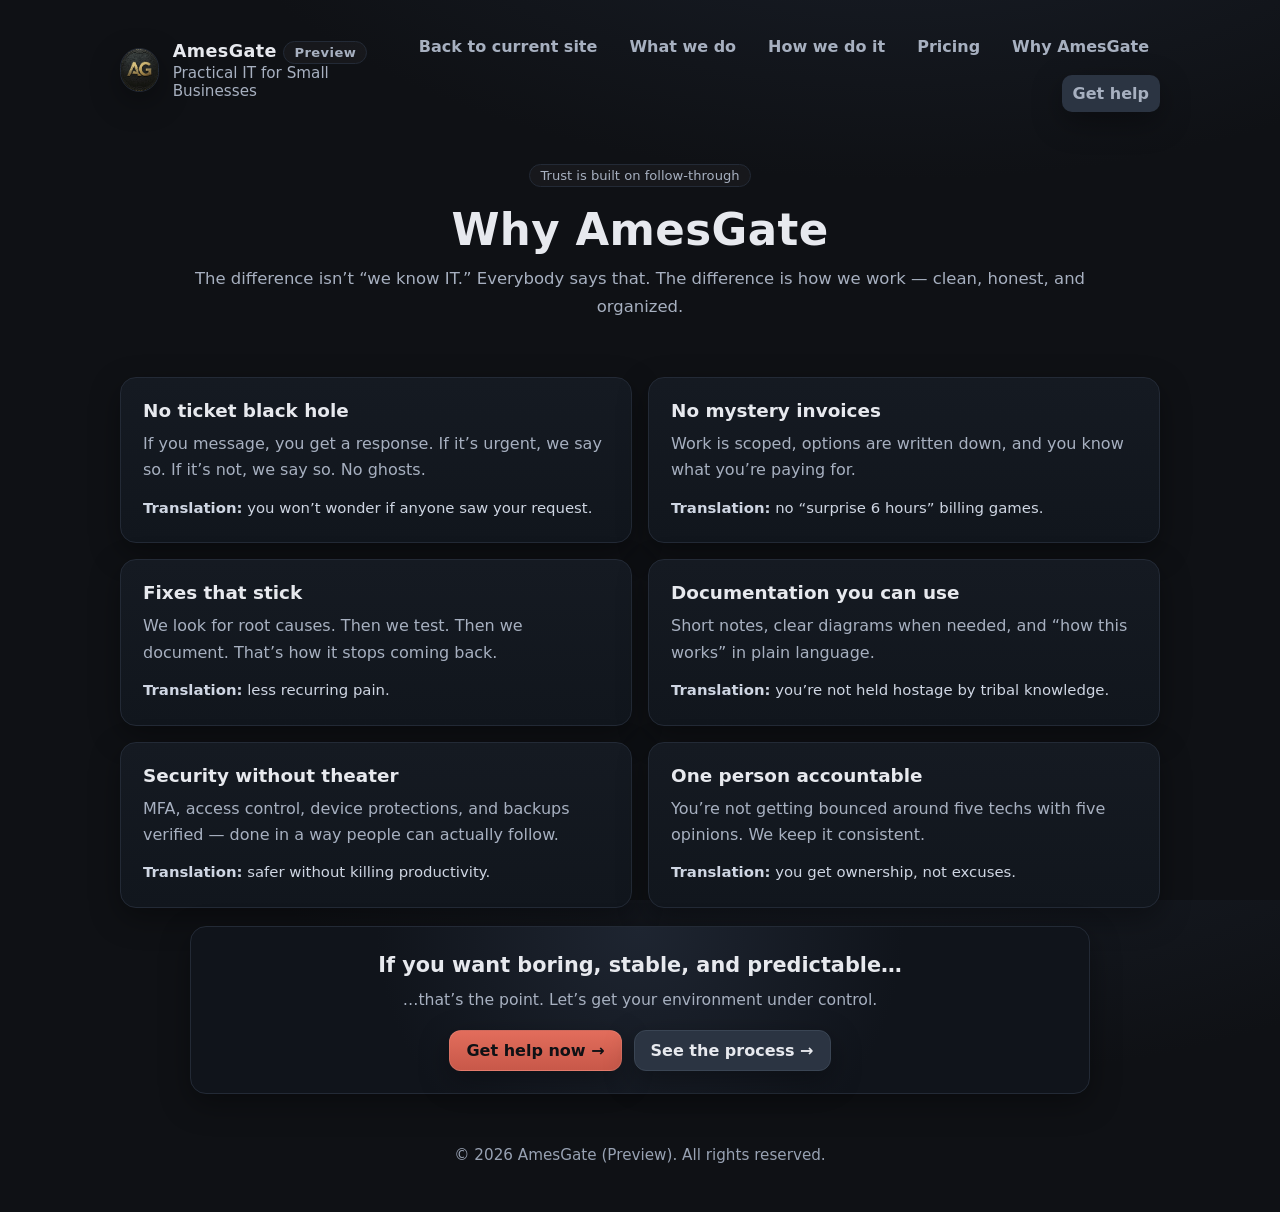
<file: future/why-amesgate.html>
<!DOCTYPE html>
<html lang="en">
<head>
  <meta charset="utf-8" />
  <meta name="viewport" content="width=device-width, initial-scale=1" />
  <title>AmesGate (Preview) — Why AmesGate</title>
  <meta name="description" content="Why AmesGate: clear communication, clean documentation, fixes that stick, and no corporate runaround." />
  <meta name="theme-color" content="#0f1115" />
  <link rel="icon" href="/favicon.ico" />
  <link rel="stylesheet" href="/future/assets/site.css" />
</head>

<body>
  <div class="wrap">
    <header>
      <a class="brand" href="/future/" aria-label="AmesGate preview home">
        <div class="logo" aria-hidden="true">
          <img src="/images/logo_small.png" alt="AmesGate logo" />
        </div>
        <div>
          <div class="name">AmesGate <span class="kicker">Preview</span></div>
          <div class="tag">Practical IT for Small Businesses</div>
        </div>
      </a>

      <nav class="nav" aria-label="Primary navigation">
        <a href="/">Back to current site</a>
        <a href="/future/what-we-do.html">What we do</a>
        <a href="/future/how-we-do-it.html">How we do it</a>
        <a href="/future/pricing.html">Pricing</a>
        <a href="/future/why-amesgate.html">Why AmesGate</a>
        <a class="btn" href="/future/get-help-now.html">Get help</a>
      </nav>
    </header>

    <section class="hero" aria-labelledby="why-title">
      <div class="hero-inner">
        <span class="kicker">Trust is built on follow-through</span>
        <h1 id="why-title">Why AmesGate</h1>
        <p>
          The difference isn’t “we know IT.” Everybody says that.
          The difference is how we work — clean, honest, and organized.
        </p>
      </div>
    </section>

    <section aria-label="Objection handling">
      <div class="grid">
        <article class="card">
          <h3>No ticket black hole</h3>
          <p>If you message, you get a response. If it’s urgent, we say so. If it’s not, we say so. No ghosts.</p>
          <p class="hint"><strong>Translation:</strong> you won’t wonder if anyone saw your request.</p>
        </article>

        <article class="card">
          <h3>No mystery invoices</h3>
          <p>Work is scoped, options are written down, and you know what you’re paying for.</p>
          <p class="hint"><strong>Translation:</strong> no “surprise 6 hours” billing games.</p>
        </article>

        <article class="card">
          <h3>Fixes that stick</h3>
          <p>We look for root causes. Then we test. Then we document. That’s how it stops coming back.</p>
          <p class="hint"><strong>Translation:</strong> less recurring pain.</p>
        </article>

        <article class="card">
          <h3>Documentation you can use</h3>
          <p>Short notes, clear diagrams when needed, and “how this works” in plain language.</p>
          <p class="hint"><strong>Translation:</strong> you’re not held hostage by tribal knowledge.</p>
        </article>

        <article class="card">
          <h3>Security without theater</h3>
          <p>MFA, access control, device protections, and backups verified — done in a way people can actually follow.</p>
          <p class="hint"><strong>Translation:</strong> safer without killing productivity.</p>
        </article>

        <article class="card">
          <h3>One person accountable</h3>
          <p>You’re not getting bounced around five techs with five opinions. We keep it consistent.</p>
          <p class="hint"><strong>Translation:</strong> you get ownership, not excuses.</p>
        </article>
      </div>
    </section>

    <section class="contact-strip" aria-label="Call to action">
      <div class="contact-card">
        <h3>If you want boring, stable, and predictable…</h3>
        <p>…that’s the point. Let’s get your environment under control.</p>
        <div class="hero-cta">
          <a class="btn btn-primary" href="/future/get-help-now.html">Get help now →</a>
          <a class="btn" href="/future/how-we-do-it.html">See the process →</a>
        </div>
      </div>
    </section>

    <footer>
      © <span id="year"></span> AmesGate (Preview). All rights reserved.
    </footer>
  </div>

  <script src="/future/assets/site.js"></script>
</body>
</html>
</file>
<file: future/assets/site.css>
:root{
  --bg:#0f1115;
  --bg2:#141821;
  --text:#e7e9ee;
  --muted:#a7b0c0;
  --accent:#e26d5c;
  --accent2:#7ec59b;
  --card:#151a22;
  --border:#232a36;
  --max:1080px;
  --radius:16px;
  --shadow:0 10px 30px rgba(0,0,0,.35);
}

*{box-sizing:border-box}
html,body{
  margin:0;
  height:100%;
  background:
    radial-gradient(1200px 600px at 70% -20%, #1a202b 0%, var(--bg) 60%),
    linear-gradient(180deg, var(--bg) 0%, var(--bg2) 100%);
  color:var(--text);
  font-family:system-ui,-apple-system,Segoe UI,Roboto,Inter,Arial,sans-serif;
}
a{color:#79b7ff;text-decoration:none}
a:hover{text-decoration:underline}
.wrap{max-width:var(--max); margin:0 auto; padding:28px 20px}

header{
  display:flex;
  align-items:center;
  justify-content:space-between;
  gap:16px;
}
.brand{display:flex; align-items:center; gap:14px; text-decoration:none; color:inherit}
.logo{
  width:44px; height:44px; border-radius:999px;
  background:#111;
  border:1px solid var(--border);
  overflow:hidden;
  box-shadow:var(--shadow);
}
.logo img{width:100%;height:100%;object-fit:cover;display:block}
.name{font-weight:700; font-size:1.1rem; letter-spacing:.4px}
.tag{color:var(--muted); font-size:.95rem}

.nav{
  display:flex;
  gap:10px;
  flex-wrap:wrap;
  justify-content:flex-end;
  align-items:center;
}
.nav a{
  padding:8px 10px;
  border-radius:10px;
  border:1px solid transparent;
  color:var(--muted);
  font-weight:650;
}
.nav a:hover{
  color:var(--text);
  border-color:var(--border);
  text-decoration:none;
}

.btn{
  display:inline-block; padding:10px 16px;
  border-radius:12px;
  background:#2b3442;
  color:#e7e9ee;
  font-weight:700;
  border:1px solid #3a4554;
  box-shadow:var(--shadow);
}
.btn:hover{filter:brightness(1.05); text-decoration:none}

.btn-primary{
  background:linear-gradient(180deg, #e26d5c, #c85849);
  border-color:rgba(255,255,255,.10);
  color:#0f1115;
}
.btn-primary:hover{filter:brightness(1.02)}

.hero{padding:52px 0 28px}
.hero-inner{max-width:920px;margin:0 auto;text-align:center}
.hero h1{
  font-size:clamp(2.1rem,3.4vw,2.8rem);
  margin:18px 0 10px;
  letter-spacing:.4px;
}
.hero p{margin:0;color:var(--muted);line-height:1.7;font-size:1.03rem}
.hero-cta{margin-top:18px; display:flex; gap:12px; justify-content:center; flex-wrap:wrap}

.section-title{font-size:1.6rem;margin:16px 0 6px;text-align:center}
.section-subtitle{
  max-width:780px;margin:0 auto 14px;
  text-align:center;color:var(--muted);line-height:1.6;font-size:.98rem
}

.grid{
  display:grid;
  gap:16px;
  grid-template-columns:repeat(12,1fr);
  margin:28px 0 18px;
}
.card{
  grid-column:span 12;
  background:linear-gradient(180deg, var(--card), #11161d);
  border:1px solid var(--border);
  border-radius:var(--radius);
  padding:22px;
  box-shadow:var(--shadow);
}
.card h3{margin:0 0 10px;font-size:1.15rem}
.card p{margin:0;color:var(--muted);line-height:1.65}
.card .hint{margin-top:12px;font-size:.93rem;color:#cfd6e3}

.split{
  display:grid;
  grid-template-columns:repeat(12,1fr);
  gap:16px;
  margin:18px 0 28px;
}
.split .card{margin:0}
.split .card.left{grid-column:span 12}
.split .card.right{grid-column:span 12}

.contact-strip{
  margin:18px 0 40px;
  display:flex;
  justify-content:center;
}
.contact-card{
  max-width:900px;
  width:100%;
  padding:26px 26px 22px;
  border-radius:var(--radius);
  border:1px solid var(--border);
  background:radial-gradient(circle at top, #1e2531 0, #10141b 55%);
  box-shadow:var(--shadow);
  text-align:center;
}
.contact-card h3{margin:0 0 10px;font-size:1.3rem}
.contact-card p{margin:4px 0 10px;color:var(--muted);font-size:.98rem;line-height:1.6}

.kicker{
  display:inline-block;
  padding:3px 10px;
  border-radius:999px;
  border:1px solid var(--border);
  color:var(--muted);
  background:rgba(255,255,255,.03);
  font-size:.82rem;
}

footer{
  margin:52px 0 20px;
  text-align:center;
  color:#98a2b3;
  font-size:.95rem;
}

@media (min-width:760px){
  .card{grid-column:span 6}
  .split .card.left{grid-column:span 6}
  .split .card.right{grid-column:span 6}
}
/* Card hierarchy */
.card.primary {
  border-color: var(--accent);
  box-shadow: 0 18px 40px rgba(226,109,92,.35);
  position: relative;
}

.card.primary::before {
  content: "Most clients start here";
  position: absolute;
  top: -12px;
  left: 16px;
  background: var(--accent);
  color: #0f1115;
  font-size: .75rem;
  font-weight: 700;
  padding: 4px 10px;
  border-radius: 999px;
}

.card.secondary {
  border-color: #4b5d7a;
}

.card.clickable {
  cursor: pointer;
  transition: transform .15s ease, box-shadow .15s ease;
}

.card.clickable:hover {
  transform: translateY(-2px);
  box-shadow: 0 22px 46px rgba(0,0,0,.5);
}
</file>
